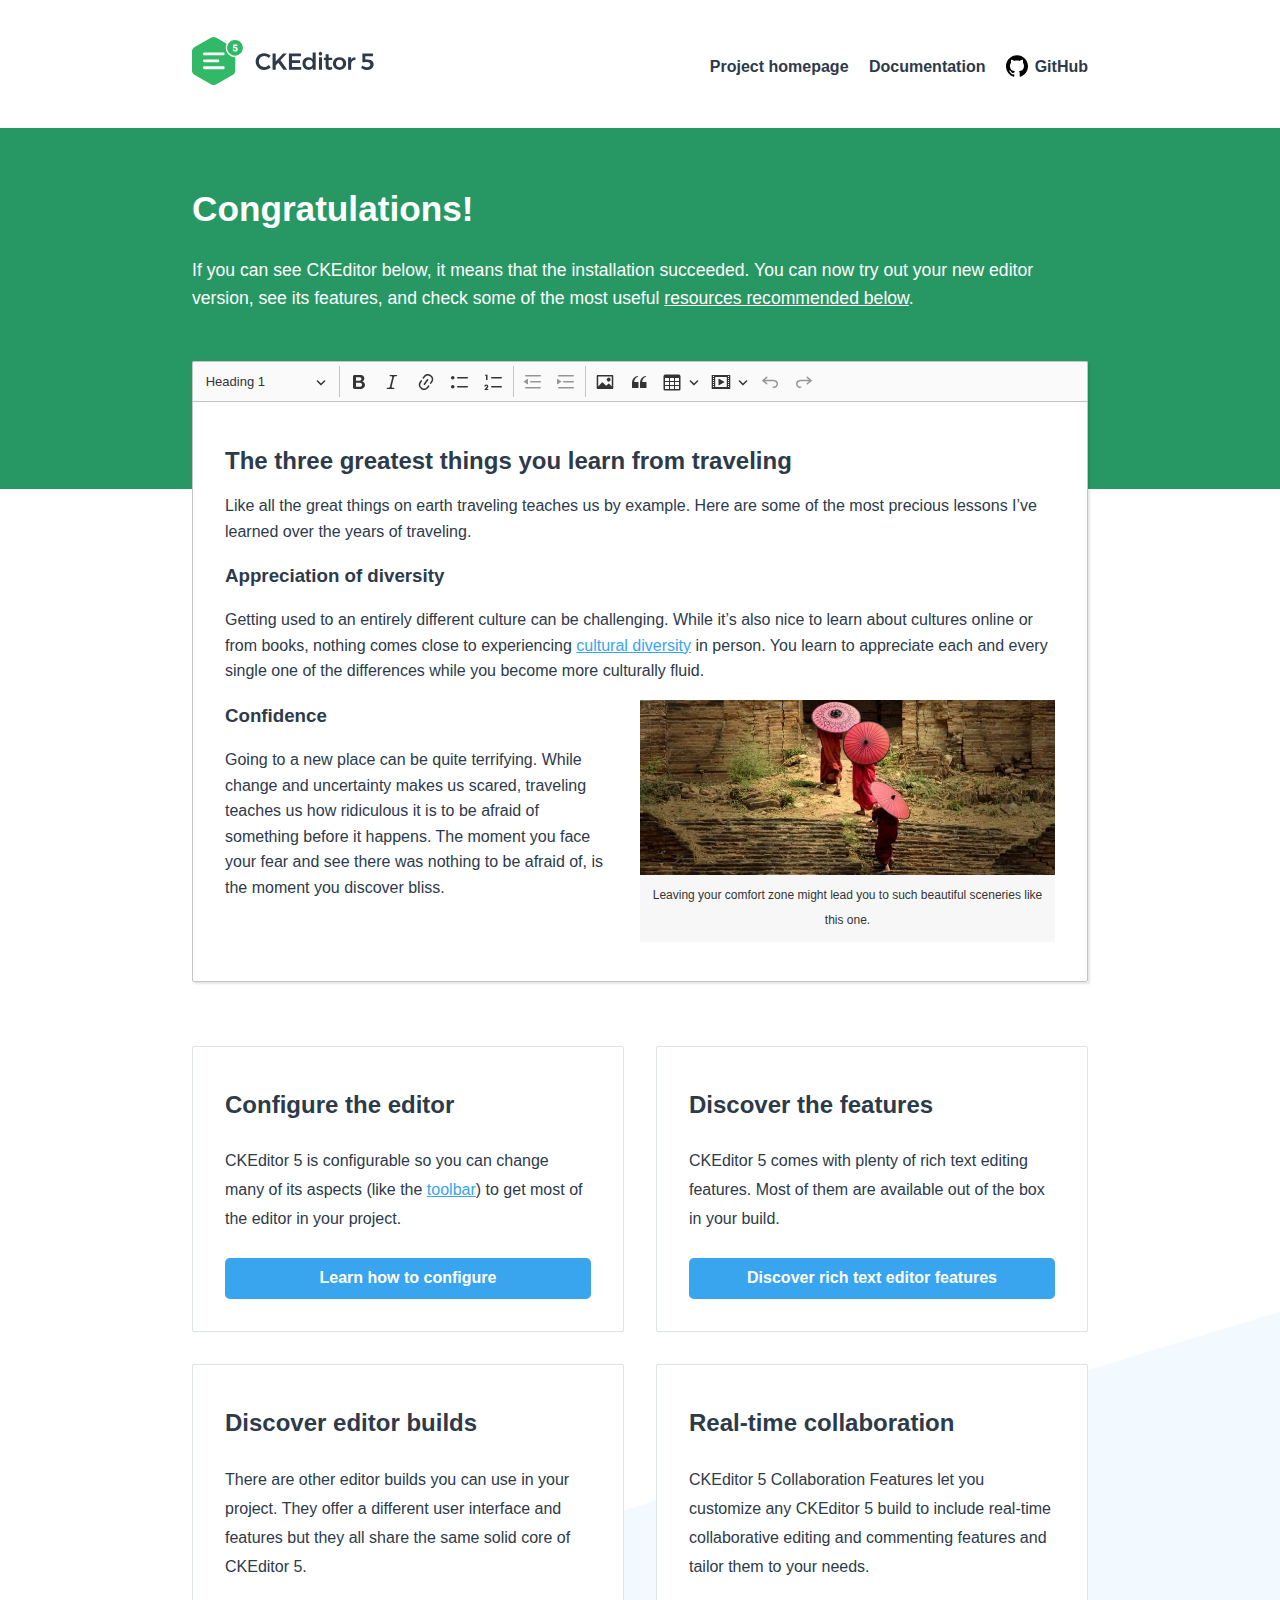
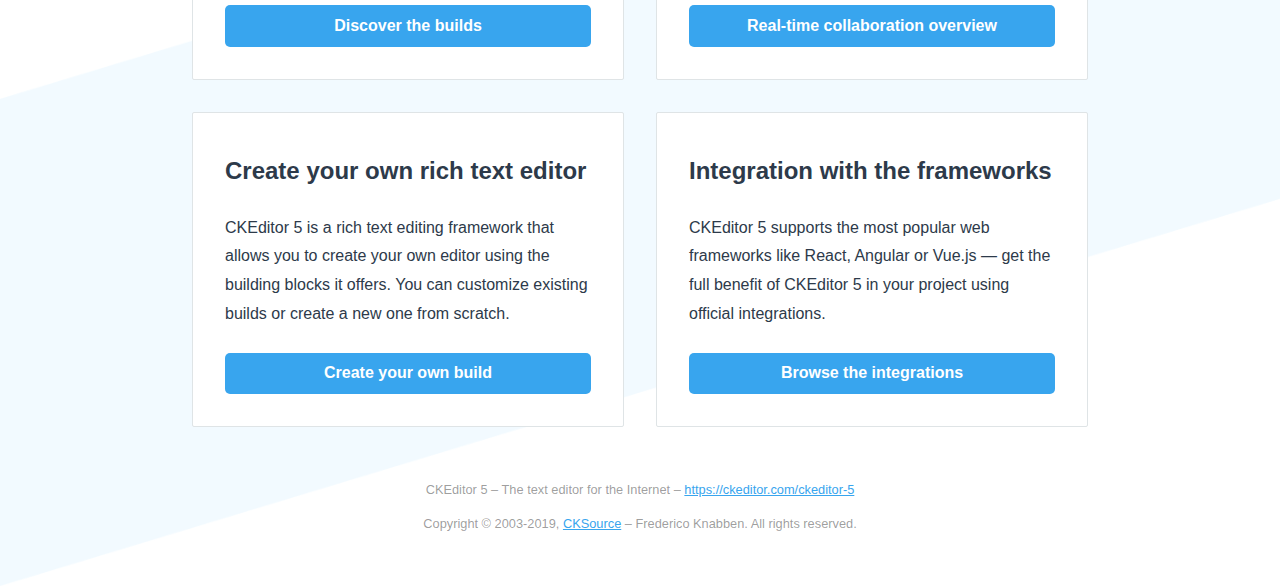
<file: src/main/resources/static/ckeditor5/index.html>
<!DOCTYPE html>
<!--
Copyright (c) 2003-2019, CKSource - Frederico Knabben. All rights reserved.
For licensing, see LICENSE.md or https://ckeditor.com/legal/ckeditor-oss-license
-->
<html lang="en">
<head>
	<meta charset="utf-8">
	<meta name="viewport" content="width=device-width, initial-scale=1.0, maximum-scale=1.0" />
	<link type="text/css" href="sample/css/sample.css" rel="stylesheet" media="screen" />
	<title>CKEditor 5 – classic editor build sample</title>
</head>
<body>

<header>
	<div class="centered">
		<h1><a href="https://ckeditor.com/ckeditor-5"><img src="sample/img/logo.svg" alt="WYSIWYG editor - CKEditor 5" /></a></h1>

		<input type="checkbox" id="menu-toggle" />
		<label for="menu-toggle"></label>
		  
		<nav>
			<ul>
				<li><a href="https://ckeditor.com/ckeditor-5">Project homepage</a></li>
				<li><a href="https://ckeditor.com/docs/">Documentation</a></li>
				<li><a href="https://github.com/ckeditor/ckeditor5">GitHub</a></li>
			</ul>
		</nav>
	</div>
</header>

<main>
	<div class="message">
		<div class="centered">
			<h1>Congratulations!</h1>

			<p>If you can see CKEditor below, it means that the installation succeeded. You can now try out your new editor version, see its features,
			and check some of the most useful <a href="#references">resources recommended below</a>.</p>
		</div>
	</div>
	<div class="centered">
		<div id="editor">
			<h2>The three greatest things you learn from traveling</h2>

			<p>Like all the great things on earth traveling teaches us by example. Here are some of the most precious lessons I’ve learned over the years of traveling.</p>

			<h3>Appreciation of diversity</h3>

			<p>Getting used to an entirely different culture can be challenging. While it’s also nice to learn about cultures online or from books, nothing comes close to experiencing <a href="https://en.wikipedia.org/wiki/Cultural_diversity">cultural diversity</a> in person. You learn to appreciate each and every single one of the differences while you become more culturally fluid.</p>

			<figure class="image image-style-side"><img src="sample/img/umbrellas.jpg" alt="Three Monks walking on ancient temple.">
				<figcaption>Leaving your comfort zone might lead you to such beautiful sceneries like this one.</figcaption>
			</figure>

			<h3>Confidence</h3>

			<p>Going to a new place can be quite terrifying. While change and uncertainty makes us scared, traveling teaches us how ridiculous it is to be afraid of something before it happens. The moment you face your fear and see there was nothing to be afraid of, is the moment you discover bliss.</p>
		</div>

		<div id="references">
			<section>
				<h2>Configure the editor</h2>
				<p>CKEditor 5 is configurable so you can change many of its aspects (like the <a href="https://ckeditor.com/docs/ckeditor5/latest/builds/guides/integration/configuration.html#toolbar-setup">toolbar</a>) to get most of the editor in your project.</p>
				<p><a href="https://ckeditor.com/docs/ckeditor5/latest/builds/guides/integration/configuration.html">Learn how to configure</a></p>
			</section>

			<section>
				<h2>Discover the features</h2>
				<p>CKEditor 5 comes with plenty of rich text editing features. Most of them are available out of the box in your build.</p>
				<p><a href="https://ckeditor.com/docs/ckeditor5/latest/features/index.html">Discover rich text editor features</a></p>				</section>

			<section>
				<h2>Discover editor builds</h2>
				<p>There are other editor builds you can use in your project. They offer a different user interface and features but they all share the same solid core of CKEditor 5.</p>
				<p><a href="https://ckeditor.com/docs/ckeditor5/latest/builds/guides/overview.html">Discover the builds</a></p>
			</section>

			<section>
				<h2>Real-time collaboration</h2>
				<p>CKEditor 5 Collaboration Features let you customize any CKEditor 5 build to include real-time collaborative editing and commenting features and tailor them to your needs.</p>
				<p><a href="https://ckeditor.com/docs/ckeditor5/latest/features/collaboration/collaboration.html">Real-time collaboration overview</a></p>
			</section>

			<section>
				<h2>Create your own rich text editor</h2>
				<p>CKEditor 5 is a rich text editing framework that allows you to create your own editor using the building blocks it offers. You can customize existing builds or create a new one from scratch.</p>
				<p><a href="https://ckeditor.com/docs/ckeditor5/latest/builds/guides/development/custom-builds.html">Create your own build</a></p>
			</section>

			<section>
				<h2>Integration with the frameworks</h2>
				<p>CKEditor 5 supports the most popular web frameworks like React, Angular or Vue.js &mdash; get the full benefit of CKEditor 5 in your project using official integrations.</p>
				<p><a href="https://ckeditor.com/docs/ckeditor5/latest/builds/guides/integration/frameworks/overview.html">Browse the integrations</a></p>
			</section>	
		</div>
	</div>
</main>

<footer>
	<div>
		<p>CKEditor 5 – The text editor for the Internet – <a href="https://ckeditor.com/ckeditor-5">https://ckeditor.com/ckeditor-5</a></p>
		<p>Copyright © 2003-2019, <a href="https://cksource.com/">CKSource</a> – Frederico Knabben. All rights reserved.</p>
	</div>
</footer>

<script src="ckeditor.js"></script>

<script>
	ClassicEditor
		.create( document.querySelector( '#editor' ), {
			// toolbar: [ 'heading', '|', 'bold', 'italic', 'link' ]
		} )
		.then( editor => {
			window.editor = editor;
		} )
		.catch( err => {
			console.error( err.stack );
		} );
</script>

</body>
</html>
</file>
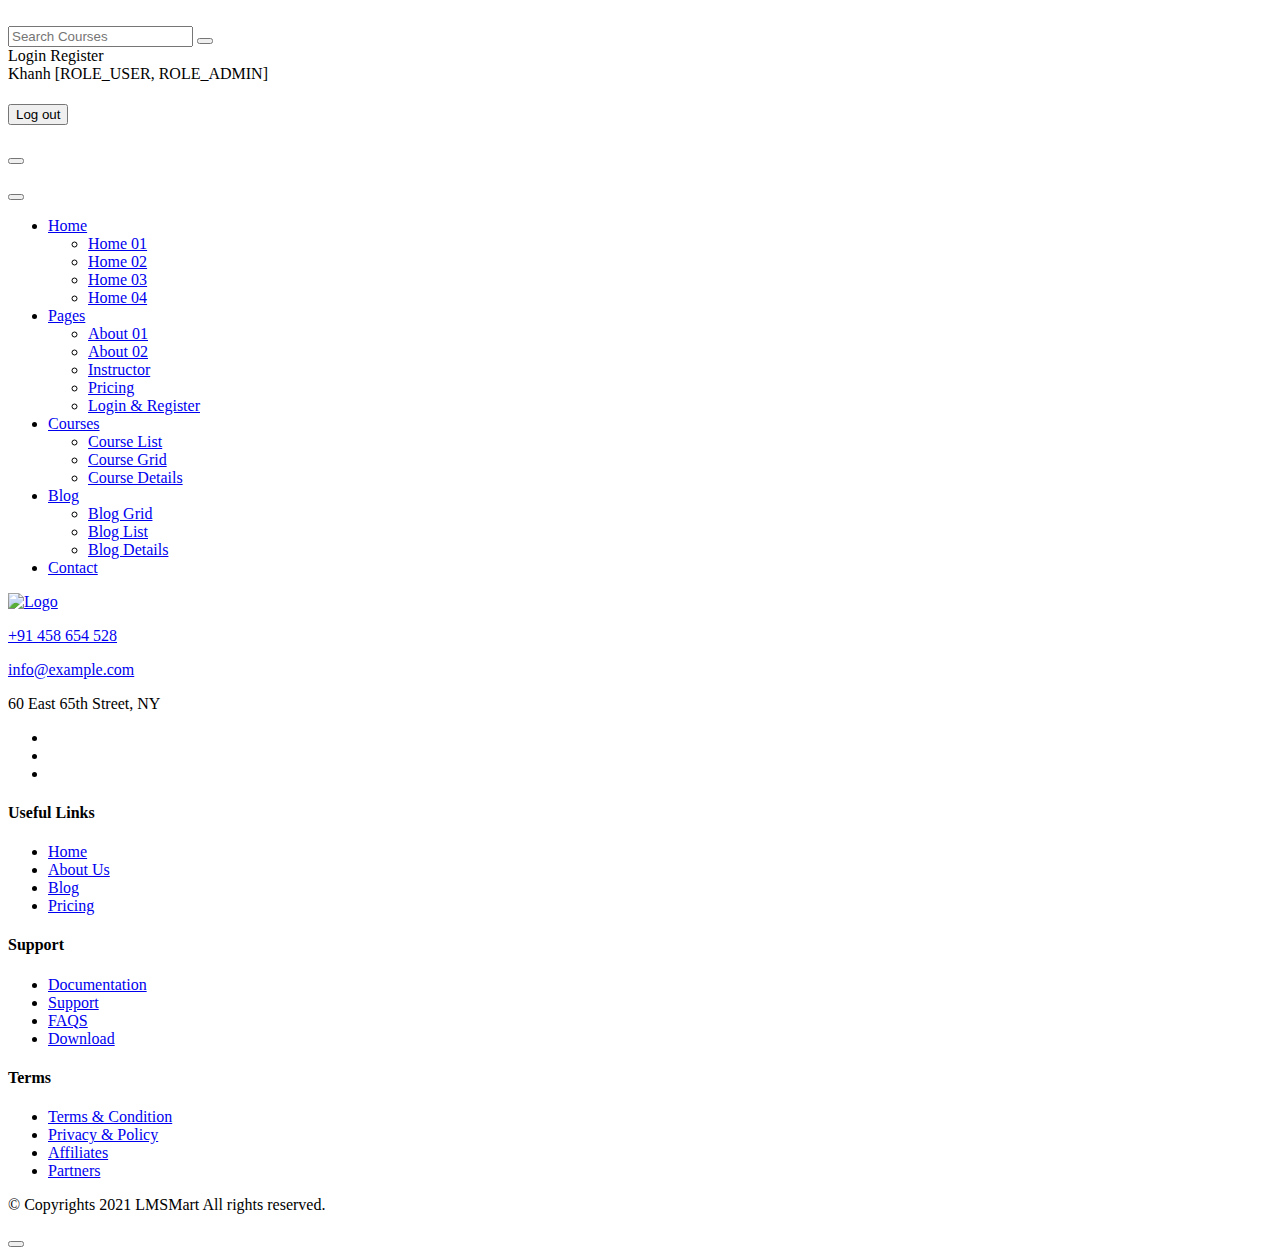
<file: src/main/resources/templates/_layout.html>
<!doctype html>
<html lang="vi"
      xmlns:layout="http://www.ultraq.net.nz/thymeleaf/layout"
      xmlns:sec="http://www.ultraq.net.nz/thymeleaf/security"
      xmlns:th="http://www.thymeleaf.org"
>
<head>
    <meta charset="utf-8">
    <title>Lmsmart - Education Bootstrap 5 Template</title>
    <meta content="noindex, follow" name="robots">
    <meta content="" name="description">
    <meta content="width=device-width, initial-scale=1, shrink-to-fit=no" name="viewport">
    <!-- Favicon -->
    <link rel="shortcut icon" th:href="@{~/images/favicon.png}" type="image/x-icon">

    <!-- CSS
    ============================================ -->

    <!-- Icon Font CSS -->
    <link rel="stylesheet" th:href="@{~/css/plugins/font-awesome.min.css}">
    <link rel="stylesheet" th:href="@{~/css/plugins/flaticon.css}">

    <!-- Plugins CSS -->
    <link rel="stylesheet" th:href="@{~/css/plugins/bootstrap.min.css}">
    <link rel="stylesheet" th:href="@{~/css/plugins/animate.min.css}">
    <link rel="stylesheet" th:href="@{~/css/plugins/swiper-bundle.min.css}">
    <link rel="stylesheet" th:href="@{~/css/plugins/nice-select2.css}">
    <link rel="stylesheet" th:href="@{~/css/plugins/jquery.powertip.min.css}">
    <link rel="stylesheet" th:href="@{~/css/plugins/glightbox.min.css}">

    <!-- Main Style CSS -->
    <!-- <link rel="stylesheet" th:href="@{~/css/style.css"> -->
    <link rel="stylesheet" th:href="@{~/css/style.min.css}">
</head>

<body>

<div class="main-wrapper">

    <!-- Header Start  -->
    <div class="header section" id="header">
        <div class="container">

            <!-- Header Wrapper Start  -->
            <div class="header-wrapper">

                <!-- Header Logo Start -->
                <div class="header-logo">
                    <a th:href="@{/}"><img alt="" th:src="@{~/images/logo.png}"></a>
                </div>
                <!-- Header Logo End -->

                <!-- Header Menu Start -->
                <div class="header-menu d-none d-lg-block">
                    <div layout:fragment="breadcrumb"></div>
<!--                    <ul class="main-menu">-->
<!--                        <li>-->
<!--                            <a class="active" th:href="@{/}">Home</a>-->
<!--&lt;!&ndash;                            <ul class="sub-menu">&ndash;&gt;-->
<!--&lt;!&ndash;                                <li><a class="active" href="index.html">Home 01</a></li>&ndash;&gt;-->
<!--&lt;!&ndash;                                <li><a href="index-2.html">Home 02</a></li>&ndash;&gt;-->
<!--&lt;!&ndash;                                <li><a href="index-3.html">Home 03</a></li>&ndash;&gt;-->
<!--&lt;!&ndash;                                <li><a href="index-4.html">Home 04</a></li>&ndash;&gt;-->
<!--&lt;!&ndash;                            </ul>&ndash;&gt;-->
<!--                        </li>-->
<!--                        <li sec:authorize="hasAnyAuthority('TEACHER', 'ADMIN')">-->
<!--                            <a th:href="@{/user}">Users</a>-->
<!--&lt;!&ndash;                            <ul class="sub-menu">&ndash;&gt;-->
<!--&lt;!&ndash;                                <li><a href="about.html">About 01</a></li>&ndash;&gt;-->
<!--&lt;!&ndash;                                <li><a href="about-2.html">About 02</a></li>&ndash;&gt;-->
<!--&lt;!&ndash;                                <li><a href="instructor.html">Instructor</a></li>&ndash;&gt;-->
<!--&lt;!&ndash;                                <li><a href="pricing.html">Pricing</a></li>&ndash;&gt;-->
<!--&lt;!&ndash;                                <li><a href="login-register.html">Login & Register</a></li>&ndash;&gt;-->
<!--&lt;!&ndash;                            </ul>&ndash;&gt;-->
<!--                        </li>-->
<!--                        <li>-->
<!--                            <a th:href="@{/classroom}">Classrooms</a>-->
<!--&lt;!&ndash;                            <ul class="sub-menu">&ndash;&gt;-->
<!--&lt;!&ndash;                                <li><a href="course-list.html">Course List</a></li>&ndash;&gt;-->
<!--&lt;!&ndash;                                <li><a href="course-grid.html">Course Grid</a></li>&ndash;&gt;-->
<!--&lt;!&ndash;                                <li><a href="course-details.html">Course Details</a></li>&ndash;&gt;-->
<!--&lt;!&ndash;                            </ul>&ndash;&gt;-->
<!--                        </li>-->
<!--                        <li><a th:href="@{/login}">Login</a>-->
<!--&lt;!&ndash;                            <ul class="sub-menu">&ndash;&gt;-->
<!--&lt;!&ndash;                                <li><a href="blog-grid.html">Blog Grid</a></li>&ndash;&gt;-->
<!--&lt;!&ndash;                                <li><a href="blog-list.html">Blog List</a></li>&ndash;&gt;-->
<!--&lt;!&ndash;                                <li><a href="blog-details.html">Blog Details</a></li>&ndash;&gt;-->
<!--&lt;!&ndash;                            </ul>&ndash;&gt;-->
<!--                        </li>-->
<!--                    </ul>-->
                </div>
                <!-- Header Menu End -->

                <!-- Header Meta Start -->
                <div class="header-meta">

                    <div class="header-search d-none d-lg-block">
                        <form action="#">
                            <input placeholder="Search Courses" type="text">
                            <button><i class="flaticon-loupe"></i></button>
                        </form>
                    </div>

                    <!--                    <div class="header-cart dropdown">-->
                    <!--                        <button class="cart-btn" data-bs-toggle="dropdown">-->
                    <!--                            <i class="flaticon-shopping-cart"></i>-->
                    <!--                            <span class="count">3</span>-->
                    <!--                        </button>-->
                    <!--                        <div class="dropdown-menu dropdown-cart">-->
                    <!--                            &lt;!&ndash; Cart Items Start &ndash;&gt;-->
                    <!--                            <div class="cart-items">-->
                    <!--                                &lt;!&ndash; Single Cart Item Start &ndash;&gt;-->
                    <!--                                <div class="single-cart-item">-->
                    <!--                                    <div class="item-image">-->
                    <!--                                        <img alt="Cart" th:src="@{~/images/shop-cart-1.jpg}">-->
                    <!--                                    </div>-->
                    <!--                                    <div class="item-content">-->
                    <!--                                        <h4 class="title"><a href="#">Smart Gear Watch</a></h4>-->
                    <!--                                        <span class="quantity"> 2 x $59.99 </span>-->
                    <!--                                    </div>-->
                    <!--                                    <button class="btn-close"></button>-->
                    <!--                                </div>-->
                    <!--                                &lt;!&ndash; Single Cart Item End &ndash;&gt;-->
                    <!--                                &lt;!&ndash; Single Cart Item Start &ndash;&gt;-->
                    <!--                                <div class="single-cart-item">-->
                    <!--                                    <div class="item-image">-->
                    <!--                                        <img alt="Cart" th:src="@{~/images/shop-cart-2.jpg}">-->
                    <!--                                    </div>-->
                    <!--                                    <div class="item-content">-->
                    <!--                                        <h4 class="title"><a href="#">Smart Gear Watch</a></h4>-->
                    <!--                                        <span class="quantity"> 2 x $59.99 </span>-->
                    <!--                                    </div>-->
                    <!--                                    <button class="btn-close"></button>-->
                    <!--                                </div>-->
                    <!--                                &lt;!&ndash; Single Cart Item End &ndash;&gt;-->
                    <!--                                &lt;!&ndash; Single Cart Item Start &ndash;&gt;-->
                    <!--                                <div class="single-cart-item">-->
                    <!--                                    <div class="item-image">-->
                    <!--                                        <img alt="Cart" th:src="@{~/images/shop-cart-3.jpg}">-->
                    <!--                                    </div>-->
                    <!--                                    <div class="item-content">-->
                    <!--                                        <h4 class="title"><a href="#">Smart Gear Watch</a></h4>-->
                    <!--                                        <span class="quantity"> 2 x $59.99 </span>-->
                    <!--                                    </div>-->
                    <!--                                    <button class="btn-close"></button>-->
                    <!--                                </div>-->
                    <!--                                &lt;!&ndash; Single Cart Item End &ndash;&gt;-->
                    <!--                            </div>-->
                    <!--                            &lt;!&ndash; Cart Items End &ndash;&gt;-->

                    <!--                            &lt;!&ndash; Cart Total Start &ndash;&gt;-->
                    <!--                            <div class="cart-total">-->
                    <!--                                <span class="label">Subtotal:</span>-->
                    <!--                                <span class="value">$229.95</span>-->
                    <!--                            </div>-->
                    <!--                            &lt;!&ndash; Cart Total End &ndash;&gt;-->

                    <!--                            &lt;!&ndash; Cart Button Start &ndash;&gt;-->
                    <!--                            <div class="cart-btns">-->
                    <!--                                <a class="btn btn-primary btn-hover-white" href="#">View Cart</a>-->
                    <!--                                <a class="btn btn-white btn-hover-primary" href="#">Checkout</a>-->
                    <!--                            </div>-->
                    <!--                            &lt;!&ndash; Cart Button End &ndash;&gt;-->
                    <!--                        </div>-->
                    <!--                    </div>-->

                    <div class="header-login d-none d-lg-flex">
                        <div sec:authorize="!isAuthenticated()">
                            <a class="link" th:href="@{/login}"><i class="fa fa-user-o"></i> Login</a>
                            <a class="link" th:href="@{/register}">Register</a>
                        </div>
                        <div sec:authorize="isAuthenticated()">
                            <span sec:authentication="name">Khanh</span>
                            <span sec:authentication="principal.authorities">[ROLE_USER, ROLE_ADMIN]</span>
                            <form method="post" th:action="@{/logout}">
                                <div class="section-title text-center">
                                    <h4 class="title">
                                        <button class="link" type="submit"><span>Log out</span></button>
                                    </h4>
                                </div>
                            </form>
                        </div>

                    </div>

                    <div class="header-toggle d-lg-none">
                        <button data-bs-target="#offcanvasMenu" data-bs-toggle="offcanvas">
                            <span></span>
                            <span></span>
                            <span></span>
                        </button>
                    </div>

                </div>
                <!-- Header Meta End -->

            </div>
            <!-- Header Wrapper End -->

        </div>
    </div>
    <!-- Header End -->

    <!-- Offcanvas Start -->
    <div class="offcanvas offcanvas-start" id="offcanvasMenu">

        <div class="offcanvas-header">
            <!-- Offcanvas Logo Start -->
            <div class="offcanvas-logo">
                <a href="index.html"><img alt="" th:src="@{~/images/logo.png}"></a>
            </div>
            <!-- Offcanvas Logo End -->
            <button class="btn-close" data-bs-dismiss="offcanvas"></button>
        </div>

        <div class="offcanvas-body">
            <div class="offcanvas-menu">
                <ul class="main-menu">
                    <li>
                        <a class="active" href="#">Home</a>
                        <ul class="sub-menu">
                            <li><a class="active" href="index.html">Home 01</a></li>
                            <li><a href="index-2.html">Home 02</a></li>
                            <li><a href="index-3.html">Home 03</a></li>
                            <li><a href="index-4.html">Home 04</a></li>
                        </ul>
                    </li>
                    <li>
                        <a href="#">Pages</a>
                        <ul class="sub-menu">
                            <li><a href="about.html">About 01</a></li>
                            <li><a href="about-2.html">About 02</a></li>
                            <li><a href="instructor.html">Instructor</a></li>
                            <li><a href="pricing.html">Pricing</a></li>
                            <li><a href="login-register.html">Login & Register</a></li>
                        </ul>
                    </li>
                    <li>
                        <a href="#">Courses</a>
                        <ul class="sub-menu">
                            <li><a href="course-list.html">Course List</a></li>
                            <li><a href="course-grid.html">Course Grid</a></li>
                            <li><a href="course-details.html">Course Details</a></li>
                        </ul>
                    </li>
                    <li><a href="#">Blog</a>
                        <ul class="sub-menu">
                            <li><a href="blog-grid.html">Blog Grid</a></li>
                            <li><a href="blog-list.html">Blog List</a></li>
                            <li><a href="blog-details.html">Blog Details</a></li>
                        </ul>
                    </li>
                    <li><a href="contact.html">Contact</a></li>
                </ul>
            </div>
        </div>

    </div>
    <!-- Offcanvas End -->

    <!--Start main body-->
    <div layout:fragment="main_body"></div>
    <!--End main body-->

    <!-- Footer Start -->
    <div class="footer-section section">
        <div class="container">

            <!-- Footer Widget Wrapper Start -->
            <div class="footer-widget-wrapper">
                <div class="row">
                    <div class="col-lg-3 col-sm-6">
                        <!-- Footer Widget Start -->
                        <div class="footer-widget">
                            <a class="footer-logo" href="index.html"><img alt="Logo" th:src="@{~/images/logo.png}"></a>

                            <div class="widget-info">
                                <p><i class="flaticon-phone-call"></i> <a href="tel:+91458654528">+91 458 654 528</a>
                                </p>
                                <p><i class="flaticon-placeholder"></i> <a href="mailto:info@example.com">info@example.com</a>
                                </p>
                                <p><i class="flaticon-open-mail"></i> <span>60 East 65th Street, NY</span></p>

                                <ul class="social">
                                    <li><a href="#"><i class="fa fa-facebook-f"></i></a></li>
                                    <li><a href="#"><i class="fa fa-twitter"></i></a></li>
                                    <li><a href="#"><i class="fa fa-linkedin"></i></a></li>
                                </ul>
                            </div>
                        </div>
                        <!-- Footer Widget End -->
                    </div>
                    <div class="col-lg-3 col-sm-6">
                        <!-- Footer Widget Start -->
                        <div class="footer-widget">
                            <h4 class="footer-widget-title">Useful Links</h4>

                            <div class="widget-link">
                                <ul class="link">
                                    <li><a href="index.html">Home</a></li>
                                    <li><a href="about.html">About Us</a></li>
                                    <li><a href="blog-grid.html">Blog</a></li>
                                    <li><a href="pricing.html">Pricing</a></li>
                                </ul>
                            </div>
                        </div>
                        <!-- Footer Widget End -->
                    </div>
                    <div class="col-lg-3 col-sm-6">
                        <!-- Footer Widget Start -->
                        <div class="footer-widget">
                            <h4 class="footer-widget-title">Support</h4>

                            <div class="widget-link">
                                <ul class="link">
                                    <li><a href="#">Documentation</a></li>
                                    <li><a href="#">Support</a></li>
                                    <li><a href="#">FAQS</a></li>
                                    <li><a href="#">Download</a></li>
                                </ul>
                            </div>
                        </div>
                        <!-- Footer Widget End -->
                    </div>
                    <div class="col-lg-3 col-sm-6">
                        <!-- Footer Widget Start -->
                        <div class="footer-widget">
                            <h4 class="footer-widget-title">Terms</h4>

                            <div class="widget-link">
                                <ul class="link">
                                    <li><a href="#">Terms & Condition</a></li>
                                    <li><a href="#">Privacy & Policy</a></li>
                                    <li><a href="#">Affiliates</a></li>
                                    <li><a href="#">Partners</a></li>
                                </ul>
                            </div>
                        </div>
                        <!-- Footer Widget End -->
                    </div>
                </div>
            </div>
            <!-- Footer Widget Wrapper End -->

            <!-- Footer Copyright End -->
            <div class="footer-copyright text-center">
                <p>&copy; Copyrights 2021 LMSMart All rights reserved. </p>
            </div>
            <!-- Footer Copyright End -->

        </div>
    </div>
    <!-- Footer End -->

    <!-- Back to Top End -->
    <button class="back-btn" id="backBtn"><i class="fa fa-angle-up"></i></button>
    <!-- Back to Top End -->

</div>

<!-- JS
============================================ -->

<!-- Jquery JS -->
<script th:src="@{~/js/vendor/jquery-3.6.0.min.js}"></script>
<script th:src="@{~/js/vendor/modernizr-3.11.7.min.js}"></script>

<!-- Bootstrap JS -->
<script th:src="@{~/js/plugins/popper.min.js}"></script>
<script th:src="@{~/js/plugins/bootstrap.min.js}"></script>

<!-- Plugins JS -->
<script th:src="@{~/js/plugins/swiper-bundle.min.js}"></script>
<script th:src="@{~/js/plugins/nice-select2.js}"></script>
<script th:src="@{~/js/plugins/jquery.powertip.min.js}"></script>
<script th:src="@{~/js/plugins/glightbox.min.js}"></script>

<!-- Main JS -->
<script th:src="@{~/js/main.js}"></script>

<!-- Google Map js -->
<!--<script th:src="@{..maps/api/js?key="></script>-->
<script th:src="@{~/js/map-script.js}"></script>
<div layout:fragment="script-block"></div>
</body>

</html>
</file>
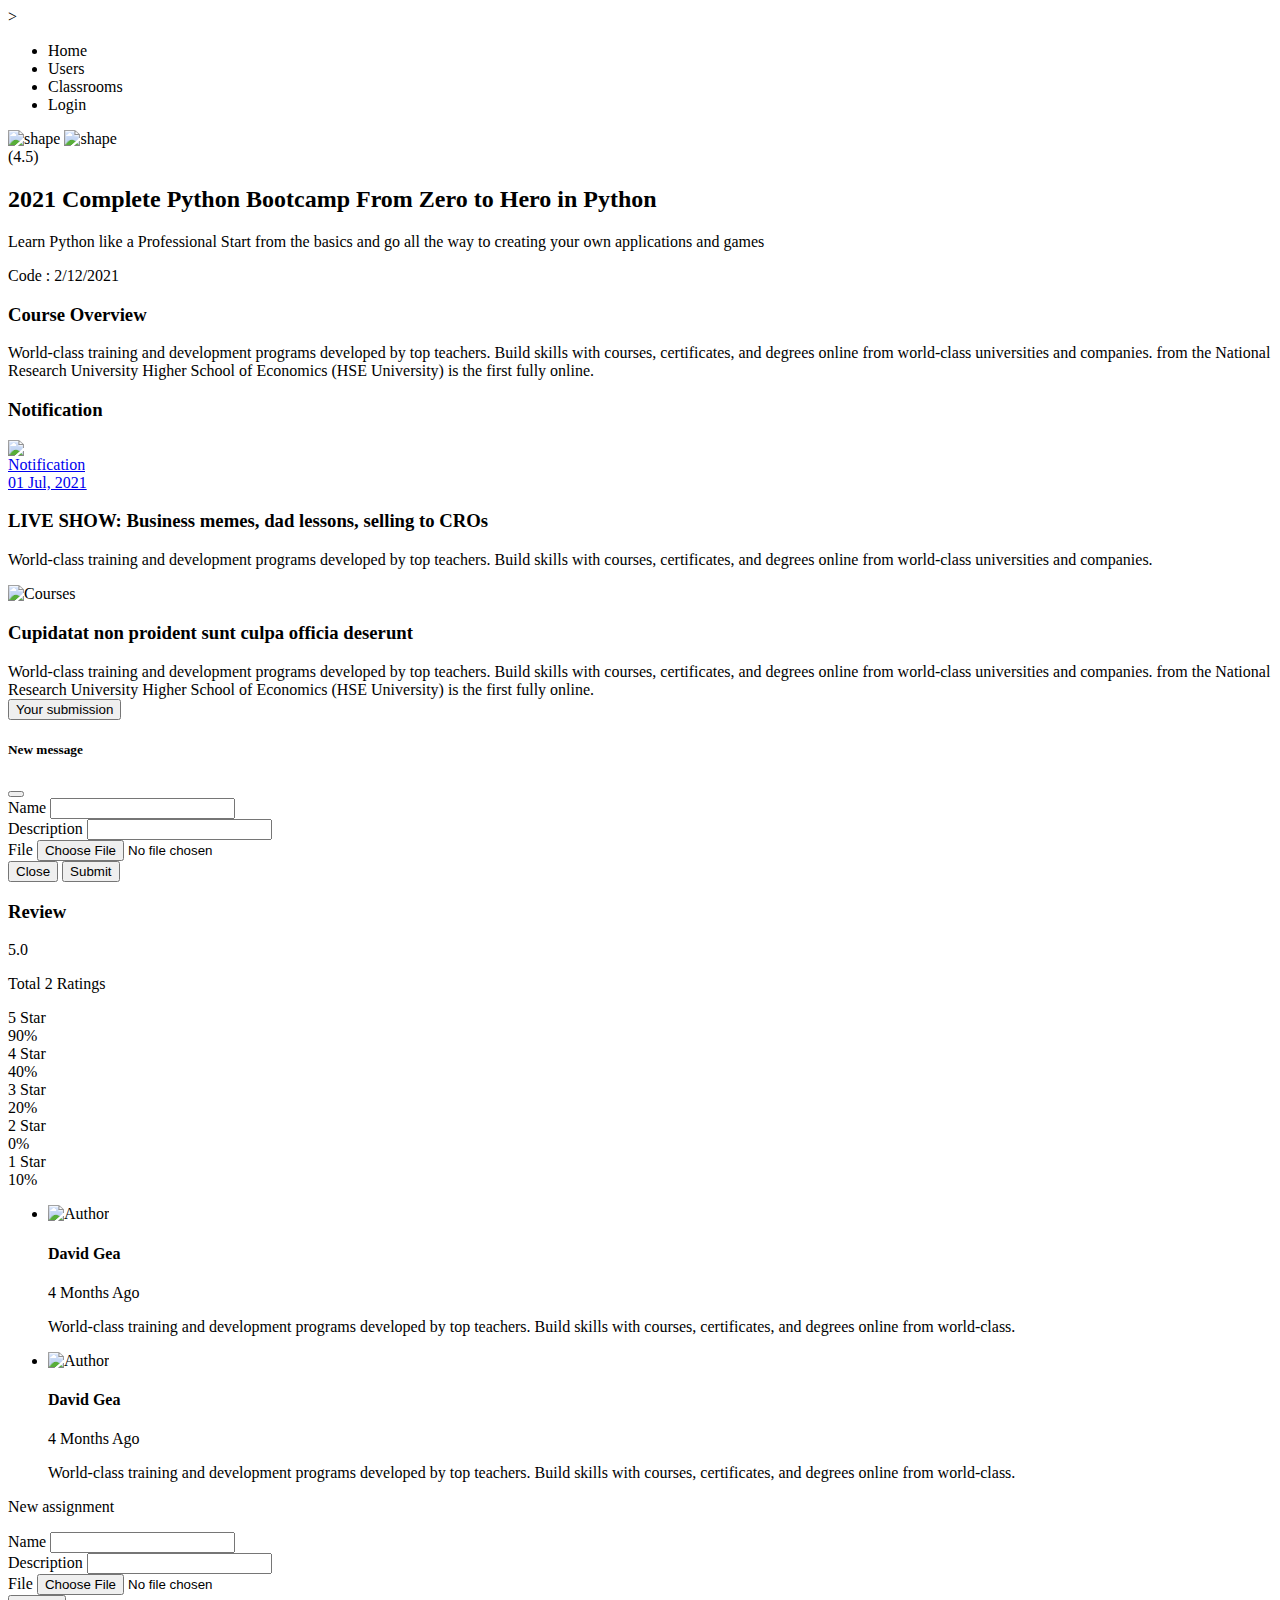
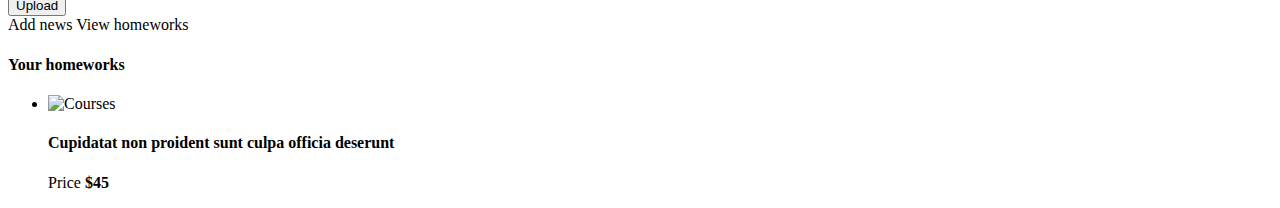
<file: src/main/resources/templates/course-details.html>
<!doctype html>
<html lang="vi"
      layout:decorate="_layout"
      xmlns:layout="http://www.ultraq.net.nz/thymeleaf/layout"
      xmlns:th="http://www.thymeleaf.org" xmlns:sec="http://www.w3.org/1999/xhtml">
>
<head>

</head>

<body>

<div layout:fragment="breadcrumb">
    <ul class="main-menu">
        <li>
            <a th:href="@{/}">Home</a>
            <!--                            <ul class="sub-menu">-->
            <!--                                <li><a class="active" href="index.html">Home 01</a></li>-->
            <!--                                <li><a href="index-2.html">Home 02</a></li>-->
            <!--                                <li><a href="index-3.html">Home 03</a></li>-->
            <!--                                <li><a href="index-4.html">Home 04</a></li>-->
            <!--                            </ul>-->
        </li>
        <li sec:authorize="hasAnyAuthority('TEACHER', 'STUDENT')">
            <a th:href="@{/user}">Users</a>
            <!--                            <ul class="sub-menu">-->
            <!--                                <li><a href="about.html">About 01</a></li>-->
            <!--                                <li><a href="about-2.html">About 02</a></li>-->
            <!--                                <li><a href="instructor.html">Instructor</a></li>-->
            <!--                                <li><a href="pricing.html">Pricing</a></li>-->
            <!--                                <li><a href="login-register.html">Login & Register</a></li>-->
            <!--                            </ul>-->
        </li>
        <li sec:authorize="hasAnyAuthority('TEACHER', 'STUDENT')">
            <a class="active" th:href="@{/classroom}">Classrooms</a>
            <!--                            <ul class="sub-menu">-->
            <!--                                <li><a href="course-list.html">Course List</a></li>-->
            <!--                                <li><a href="course-grid.html">Course Grid</a></li>-->
            <!--                                <li><a href="course-details.html">Course Details</a></li>-->
            <!--                            </ul>-->
        </li>
        <li><a th:href="@{/login}">Login</a>
            <!--                            <ul class="sub-menu">-->
            <!--                                <li><a href="blog-grid.html">Blog Grid</a></li>-->
            <!--                                <li><a href="blog-list.html">Blog List</a></li>-->
            <!--                                <li><a href="blog-details.html">Blog Details</a></li>-->
            <!--                            </ul>-->
        </li>
    </ul>
</div>
<div class="main-wrapper" layout:fragment="main_body">
    <!-- Page Banner Start -->
    <div class="section page-banner-section bg-color-1">
        <img alt="shape" class="shape-4" th:src="@{/images/shape/shape-21.png}">
        <img alt="shape" class="shape-5" th:src="@{/images/shape/shape-21.png}">
        <div class="container">
            <!-- Course Details Banner Content Start -->
            <div class="course-details-banner-content">
                <div class="rating">
                    <div class="rating-star">
                        <div class="rating-active" style="width: 60%;"></div>
                    </div>
                    <span>(4.5)</span>
                </div>


                <h2 class="title" th:text="${classroomDetails.getNameClass()}">2021 Complete Python Bootcamp From Zero
                    to Hero in Python </h2>

                <p th:text="${classroomDetails.getDescriptionClass()}">Learn Python like a Professional Start from the
                    basics and go all the way to creating your own
                    applications and games </p>

                <div class="course-details-meta">
                    <!--                    <div class="meta-action">-->
                    <!--                        <div class="meta-author">-->
                    <!--                            <img alt="Author" th:src="@{/images/author-1.jpg}">-->
                    <!--                        </div>-->
                    <!--                        <div class="meta-name">-->
                    <!--                            <h5 class="name">Adam Helen</h5>-->
                    <!--                        </div>-->
                    <!--                    </div>-->


                    <div class="meta-action">
                        <p class="label">Code : <span th:text="${classroomDetails.getCodeClass()}">2/12/2021</span></p>
                    </div>
                </div>
            </div>
            <!-- Course Details Banner Content End -->
        </div>
    </div>
    <!-- Page Banner End -->

    <!-- Course List Start -->
    <div class="section section-padding">
        <div class="container">

            <div class="row justify-content-between">
                <div class="col-xl-7 col-lg-8">

                    <!-- Course Details Wrapper Start -->
                    <div class="course-details-wrapper">

                        <!-- Course Overview Start -->
                        <div class="course-overview">
                            <h3 class="title">Course Overview</h3>
                            <p>World-class training and development programs developed by top teachers. Build skills
                                with courses, certificates, and degrees online from world-class universities and
                                companies. from the National Research University Higher School of Economics (HSE
                                University) is the first fully online.</p>
                        </div>


                        <!-- Course Overview End -->
                        <!-- Start news-->
                        <h3 class="title">Notification</h3>
                        <div class="course-learn-list" th:each="news: ${newsInClass}">
                            <div class="blog-image" style="width: 50px">
                                <a href="#"><img th:src="@{/images/notification-flat.png}" alt="Notification"></a>
                            </div>
                            <div class="blog-content">
                                <div class="meta">
                                    <a href="#" th:text="${news.getTimestamp()}"><i class="fa fa-calendar-o"></i> 01
                                        Jul, 2021</a>
                                </div>
                                <a th:href="@{'/news-details?newsId=' + ${news.getId()}}"><h3 class="title" th:text="${news.getTitle()}">LIVE SHOW:
                                    Business memes, dad lessons, selling to CROs</h3></a>
                                <p th:text="${news.getContent()}">World-class training and development programs
                                    developed by top teachers. Build skills with courses, certificates, and degrees
                                    online from world-class universities and companies.</p>
                            </div>
                        </div>
                        <!--End news-->
                        <div class="course-learn-list" th:each="homework: ${homeworkTeacherList}">
                            <div class="sidebar-course-item">
                                <div class="item-image">
                                    <a th:href="@{'/homework_list/download?id=' + ${homework.id}}"><img alt="Courses"
                                                                                                        th:src="@{/images/homework.png}"></a>
                                </div>
                            </div>

                            <div class="item-content">
                                <h3 class="title"><a th:href="@{'/homework_list/download?id=' + ${homework.id}}"
                                                     th:text="${homework.getName() == null ? 'Untitled homework' : homework.getName()}">Cupidatat
                                    non proident sunt
                                    culpa officia deserunt</a> <i class="fa fa-download"></i></h3>
                                <span th:text="${homework.getDescription()}">World-class training and development programs
                                    developed by top teachers. Build skills
                                    with courses, certificates, and degrees online from world-class universities and
                                    companies. from the National Research University Higher School of Economics (HSE
                                    University) is the first fully online.</span>
                            </div>


                            <div class="course-collapse-btn">
                                <button class="btn collapsed" data-bs-target="#upload-homework"
                                        data-bs-toggle="modal"
                                        data-bs-whatever="create-classroom" type="button">
                                    <i class="fa fa-pencil-square-o"></i>
                                    Your submission
                                </button>
                            </div>

                            <!--                            Start modal form-->
                            <div aria-hidden="true" aria-labelledby="exampleModalLabel" class="modal fade"
                                 id="upload-homework"
                                 tabindex="-1">
                                <div class="modal-dialog">
                                    <div class="modal-content">
                                        <div class="modal-header">
                                            <h5 class="modal-title" id="exampleModalLabel">New message</h5>
                                            <button aria-label="Close" class="btn-close" data-bs-dismiss="modal"
                                                    type="button"></button>
                                        </div>
                                        <div class="modal-body">
                                            <form enctype="multipart/form-data" th:method="post"
                                                  th:action="@{/classroom}"
                                                  th:object="${homeworkObj}">
                                                <input name="classroomId" th:value="${classroomId}" type="hidden">
                                                <div class="mb-3">
                                                    <input class="form-control" id="homeworkCode"
                                                           name="parentHomework" th:value="${homework.getId()}"
                                                           type="hidden">
                                                </div>
                                                <div class="mb-3">
                                                    <label class="col-form-label" for="homeworkName">Name</label>
                                                    <input class="form-control" id="homeworkName" required
                                                           th:field="*{name}" type="text">
                                                </div>
                                                <div class="mb-3">
                                                    <label class="col-form-label"
                                                           for="homeworkDescription">Description</label>
                                                    <input class="form-control" id="homeworkDescription" required
                                                           th:field="*{description}" type="text">
                                                </div>
                                                <div class="mb-3">
                                                    <label class="col-form-label" for="homeworkDescription">File</label>
                                                    <input class="form-control" id="formFile" name="file" type="file">
                                                </div>
                                                <div class="modal-footer">
                                                    <button class="btn btn-secondary" data-bs-dismiss="modal"
                                                            type="button">
                                                        Close
                                                    </button>
                                                    <button class="btn btn-primary" type="submit">Submit</button>
                                                </div>
                                            </form>
                                        </div>

                                    </div>
                                </div>
                            </div>
                            <!--                            End modal form-->
                        </div>

                        <!-- Course Learn List Start -->
                        <!--                        <div class="course-learn-list">-->
                        <!--                            <h3 class="title">What you will learn</h3>-->
                        <!--                            <ul>-->
                        <!--                                <li>Become a UX designer.</li>-->
                        <!--                                <li>Become a UX designer.</li>-->
                        <!--                                <li>You will be able to add UX designer to your CV</li>-->
                        <!--                                <li>You will be able to add UX designer to your CV</li>-->
                        <!--                                <li>Build & test a full website design.</li>-->
                        <!--                                <li>Build & test a full website design.</li>-->
                        <!--                            </ul>-->
                        <!--                        </div>-->
                        <!-- Course Learn List End -->

                        <!-- Course Lessons Start -->
                        <!--                        <div class="course-lessons">-->

                        <!--                            <div class="lessons-top">-->
                        <!--                                <h3 class="title">Course Content</h3>-->
                        <!--                                <div class="lessons-time">-->
                        <!--                                    <span>10 Lessons</span>-->
                        <!--                                    <span>6h 40m</span>-->
                        <!--                                </div>-->
                        <!--                            </div>-->

                        <!--                            &lt;!&ndash; Course Accordion Start &ndash;&gt;-->
                        <!--                            <div class="course-accordion accordion" id="accordionCourse">-->
                        <!--                                <div class="accordion-item">-->
                        <!--                                    <button data-bs-target="#collapseOne" data-bs-toggle="collapse">Introduction-->
                        <!--                                    </button>-->
                        <!--                                    <div class="accordion-collapse collapse show" data-bs-parent="#accordionCourse"-->
                        <!--                                         id="collapseOne">-->
                        <!--                                        <div class="accordion-body">-->
                        <!--                                            <ul class="lessons-list">-->
                        <!--                                                <li><a href=""><i class="fa fa-play-circle"></i> Greetings and-->
                        <!--                                                    Introductions <span>5:00</span></a></li>-->
                        <!--                                                <li><a href=""><i class="fa fa-play-circle"></i> 5 Business English-->
                        <!--                                                    Phrasal Verbs <span>3:17</span></a></li>-->
                        <!--                                                <li><a href=""><i class="fa fa-question-circle"></i> Quizz 1 : How to-->
                        <!--                                                    start?</a></li>-->
                        <!--                                            </ul>-->
                        <!--                                        </div>-->
                        <!--                                    </div>-->
                        <!--                                </div>-->

                        <!--                                <div class="accordion-item">-->
                        <!--                                    <button class="collapsed" data-bs-target="#collapseTwo" data-bs-toggle="collapse">-->
                        <!--                                        Analysis-->
                        <!--                                    </button>-->
                        <!--                                    <div class="accordion-collapse collapse" data-bs-parent="#accordionCourse"-->
                        <!--                                         id="collapseTwo">-->
                        <!--                                        <div class="accordion-body">-->
                        <!--                                            <ul class="lessons-list">-->
                        <!--                                                <li><a href=""><i class="fa fa-play-circle"></i> Greetings and-->
                        <!--                                                    Introductions <span>5:00</span></a></li>-->
                        <!--                                                <li><a href=""><i class="fa fa-play-circle"></i> 5 Business English-->
                        <!--                                                    Phrasal Verbs <span>3:17</span></a></li>-->
                        <!--                                                <li><a href=""><i class="fa fa-question-circle"></i> Quizz 1 : How to-->
                        <!--                                                    start?</a></li>-->
                        <!--                                            </ul>-->
                        <!--                                        </div>-->
                        <!--                                    </div>-->
                        <!--                                </div>-->

                        <!--                                <div class="accordion-item">-->
                        <!--                                    <button class="collapsed" data-bs-target="#collapseThree" data-bs-toggle="collapse">-->
                        <!--                                        Practical-->
                        <!--                                    </button>-->
                        <!--                                    <div class="accordion-collapse collapse" data-bs-parent="#accordionCourse"-->
                        <!--                                         id="collapseThree">-->
                        <!--                                        <div class="accordion-body">-->
                        <!--                                            <ul class="lessons-list">-->
                        <!--                                                <li><a href=""><i class="fa fa-play-circle"></i> Greetings and-->
                        <!--                                                    Introductions <span>5:00</span></a></li>-->
                        <!--                                                <li><a href=""><i class="fa fa-play-circle"></i> 5 Business English-->
                        <!--                                                    Phrasal Verbs <span>3:17</span></a></li>-->
                        <!--                                                <li><a href=""><i class="fa fa-question-circle"></i> Quizz 1 : How to-->
                        <!--                                                    start?</a></li>-->
                        <!--                                            </ul>-->
                        <!--                                        </div>-->
                        <!--                                    </div>-->
                        <!--                                </div>-->
                        <!--                            </div>-->
                        <!--                            &lt;!&ndash; Course Accordion End &ndash;&gt;-->

                        <!--                        </div>-->
                        <!-- Course Lessons End -->

                        <!-- Course Instructor Start -->
                        <!--                        <div class="course-instructor">-->
                        <!--                            <h3 class="title">Course Instructor</h3>-->

                        <!--                            <div class="instructor-profile">-->
                        <!--                                <div class="profile-images">-->
                        <!--                                    <img alt="author" th:src="@{/images/author-7.jpg}">-->
                        <!--                                </div>-->
                        <!--                                <div class="profile-content">-->
                        <!--                                    <h5 class="name">Alena Hedge</h5>-->

                        <!--                                    <div class="profile-meta">-->
                        <!--                                        <div class="rating">-->
                        <!--                                            <div class="rating-star">-->
                        <!--                                                <div class="rating-active" style="width: 60%;"></div>-->
                        <!--                                            </div>-->
                        <!--                                            <span>(4.5)</span>-->
                        <!--                                        </div>-->
                        <!--                                        <span class="meta-action"><i class="fa fa-play-circle"></i> 10 Tutorials</span>-->
                        <!--                                        <span class="meta-action"><i class="fa fa-user-o"></i> 134 Students</span>-->
                        <!--                                    </div>-->

                        <!--                                    <p>World-class training and development programs developed by top teachers. Build-->
                        <!--                                        skills with courses, certificates, and degrees online from world-class-->
                        <!--                                        universities </p>-->

                        <!--                                </div>-->
                        <!--                            </div>-->
                        <!--                        </div>-->

                        <!-- Course Instructor End -->

                        <!-- Course Review Start -->
                        <div class="course-review">
                            <h3 class="title">Review</h3>

                            <!-- Review Rating Start -->
                            <div class="review-rating">

                                <div class="rating-box">
                                    <span class="count">5.0</span>
                                    <div class="rating-star">
                                        <div class="rating-active" style="width: 60%;"></div>
                                    </div>
                                    <p>Total 2 Ratings</p>
                                </div>
                                <div class="rating-percentage">

                                    <!-- Course Review Start -->
                                    <div class="single-rating-percentage">
                                        <span class="label">5 Star</span>
                                        <div class="rating-line">
                                            <div class="line-bar" style="width: 90%;"></div>
                                        </div>
                                        <span class="label">90%</span>
                                    </div>
                                    <!-- Course Review End -->

                                    <!-- Course Review Start -->
                                    <div class="single-rating-percentage">
                                        <span class="label">4 Star</span>
                                        <div class="rating-line">
                                            <div class="line-bar" style="width: 40%;"></div>
                                        </div>
                                        <span class="label">40%</span>
                                    </div>
                                    <!-- Course Review End -->

                                    <!-- Course Review Start -->
                                    <div class="single-rating-percentage">
                                        <span class="label">3 Star</span>
                                        <div class="rating-line">
                                            <div class="line-bar" style="width: 20%;"></div>
                                        </div>
                                        <span class="label">20%</span>
                                    </div>
                                    <!-- Course Review End -->

                                    <!-- Course Review Start -->
                                    <div class="single-rating-percentage">
                                        <span class="label">2 Star</span>
                                        <div class="rating-line">
                                            <div class="line-bar" style="width: 0%;"></div>
                                        </div>
                                        <span class="label">0%</span>
                                    </div>
                                    <!-- Course Review End -->

                                    <!-- Course Review Start -->
                                    <div class="single-rating-percentage">
                                        <span class="label">1 Star</span>
                                        <div class="rating-line">
                                            <div class="line-bar" style="width: 10%;"></div>
                                        </div>
                                        <span class="label">10%</span>
                                    </div>
                                    <!-- Course Review End -->

                                </div>

                            </div>
                            <!-- Review Rating End -->

                            <!-- Review Items Start -->
                            <div class="review-items">
                                <ul>
                                    <li>
                                        <!-- Single Review Start -->
                                        <div class="single-review">
                                            <div class="review-author">
                                                <img alt="Author" th:src="@{/images/author-1.jpg}">
                                            </div>
                                            <div class="review-content">
                                                <div class="review-top">
                                                    <h4 class="name">David Gea</h4>
                                                    <div class="rating-star">
                                                        <div class="rating-active" style="width: 60%;"></div>
                                                    </div>
                                                    <span class="date">4 Months Ago</span>
                                                </div>
                                                <p>World-class training and development programs developed by top
                                                    teachers. Build skills with courses, certificates, and degrees
                                                    online from world-class.</p>
                                            </div>
                                        </div>
                                        <!-- Single Review End -->
                                    </li>
                                    <li>
                                        <!-- Single Review Start -->
                                        <div class="single-review">
                                            <div class="review-author">
                                                <img alt="Author" th:src="@{/images/author-3.jpg}">
                                            </div>
                                            <div class="review-content">
                                                <div class="review-top">
                                                    <h4 class="name">David Gea</h4>
                                                    <div class="rating-star">
                                                        <div class="rating-active" style="width: 60%;"></div>
                                                    </div>
                                                    <span class="date">4 Months Ago</span>
                                                </div>
                                                <p>World-class training and development programs developed by top
                                                    teachers. Build skills with courses, certificates, and degrees
                                                    online from world-class.</p>
                                            </div>
                                        </div>
                                        <!-- Single Review End -->
                                    </li>
                                </ul>
                            </div>
                            <!-- Review Items End -->

                        </div>
                        <!-- Course Review End -->

                    </div>
                    <!-- Course Details Wrapper End -->

                </div>

                <div class="col-lg-4">
                    <!-- Sidebar Wrapper Start -->
                    <div class="sidebar-details-wrap">
                        <!-- Sidebar Details Video Description Start -->
                        <div class="sidebar-details-video-description" sec:authorize="hasAuthority('TEACHER')">
                            <div class="sidebar-description">
                                <div class="price">
                                    <span class="sale-price">New assignment</span>
                                </div>
                                <p class="alert alert-success" role="alert" th:if="${success}" th:text="${success}"></p>
                                <p class="alert alert-danger" role="alert" th:if="${error}" th:text="${error}"></p>
                                <div>
                                    <form enctype="multipart/form-data" method="post"
                                          th:action="@{/classroom}"
                                          th:object="${homeworkObj}">
                                        <input name="classroomId" th:value="${classroomId}" type="hidden">
                                        <div class="mb-3">
                                            <label class="col-form-label" for="homeworkName2">Name</label>
                                            <input class="form-control" id="homeworkName2" required
                                                   th:field="*{name}" type="text">
                                        </div>
                                        <div class="mb-3">
                                            <label class="col-form-label" for="homeworkDescription2">Description</label>
                                            <input class="form-control" id="homeworkDescription2" required
                                                   th:field="*{description}" type="text">
                                        </div>
                                        <div class="mb-3">
                                            <label class="col-form-label" for="formFile2">File</label>
                                            <input class="form-control" id="formFile2" name="file" type="file">
                                        </div>
                                        <button class="btn btn-warning btn-hover-heading-color w-100" type="submit">
                                            Upload
                                        </button>
                                    </form>
                                </div>
                                <!--                                <ul class="description-list">-->
                                <!--                                    <li><i class="fa fa-clock-o"></i> Duration <span>52 mins</span></li>-->
                                <!--                                    <li><i class="fa fa-sliders"></i> Level <span>Expert</span></li>-->
                                <!--                                    <li><i class="fa fa-file-o"></i> Lectures <span>4 Lectures</span></li>-->
                                <!--                                    <li><i class="fa fa-language"></i> Language <span>English</span></li>-->
                                <!--                                    <li><i class="fa fa-user-o"></i> Enrolled <span>4 Enrolled</span></li>-->
                                <!--                                </ul>-->
                                <a class="btn btn-outline-primary w-100"
                                   th:href="@{'/news?classroomId=' + ${classroomId}}">Add news</a>
                                <a class="btn btn-outline-primary w-100"

                                   th:href="@{'/homework?classroomId=' + ${classroomId}}"
                                   sec:authorize="hasAuthority('TEACHER')">View homeworks</a>

                            </div>
                        </div>
                        <!-- Sidebar Details Video Description End -->

                        <!-- Sidebar Course Start -->
                        <div class="sidebar-details-course">
                            <h4 class="sidebar-details-title">Your homeworks</h4>

                            <ul class="sidebar-details-courses">
                                <li th:each="homework: ${homeworkList}">
                                    <!-- Single Course Start -->
                                    <div class="sidebar-course-item">
                                        <div class="item-image">
                                            <a th:href="@{'/homework_list/download?id=' + ${homework.id}}"><img
                                                    alt="Courses"
                                                    th:src="@{/images/homework.png}"></a>
                                        </div>
                                        <div class="item-content">
                                            <h4><a
                                                    th:href="@{'/homework_list/download?id=' + ${homework.id}}"
                                                    th:text="${homework.getName() == null ? 'Untitled homework' : homework.getName()}">Cupidatat
                                                non proident sunt
                                                culpa officia deserunt</a> <i class="fa fa-download"></i></h4>

                                            <h5 th:text="|Point: ${homework.getScore() == null ? 'Not graded yet' : homework.getScore() }|"
                                                style="color: green"></h5>

                                            <span class="price" th:text="${homework.getDescription()}">Price  <strong>$45</strong></span>
                                        </div>
                                    </div>
                                    <!-- Single Course End -->
                                </li>
                            </ul>
                        </div>
                        <!-- Sidebar Course End -->

                    </div>
                    <!-- Sidebar Wrapper End -->
                </div>
            </div>


        </div>
    </div>
    <!-- Course List End -->

</div>
</body>

</html>
</file>
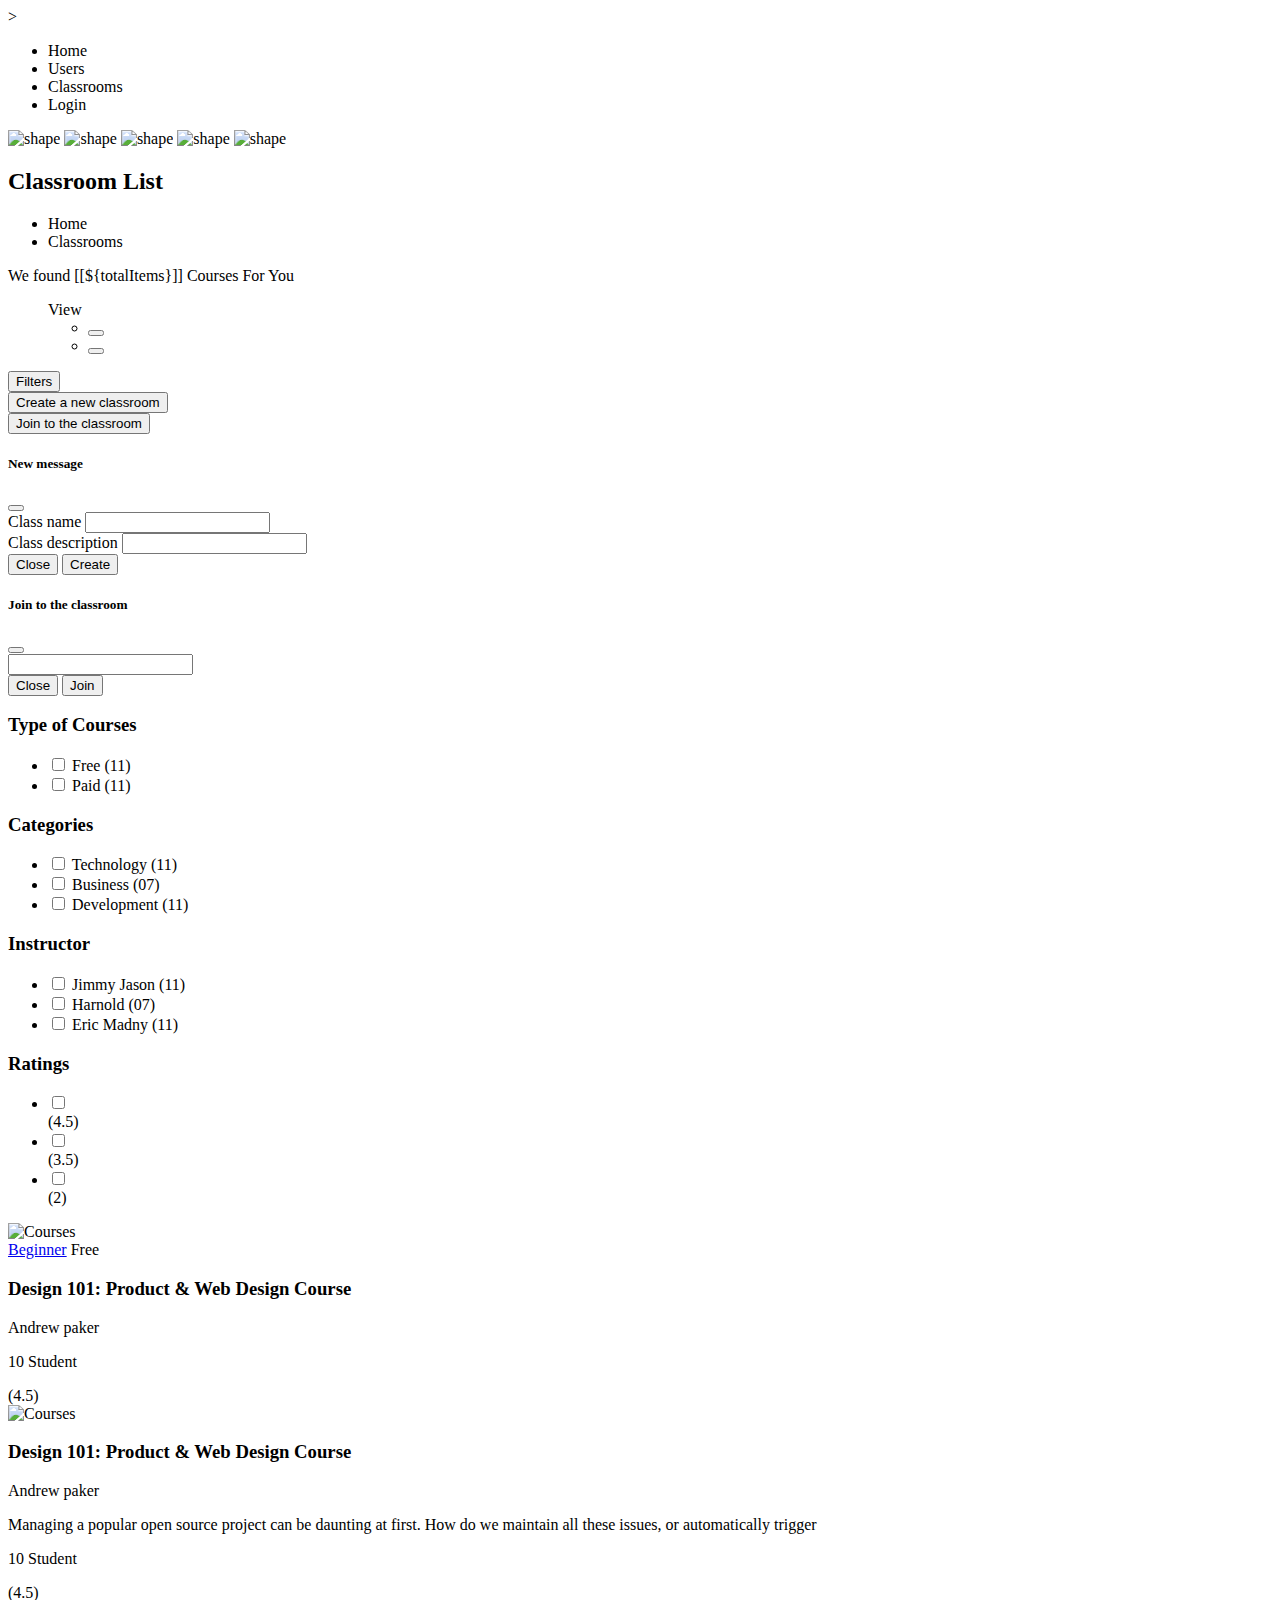
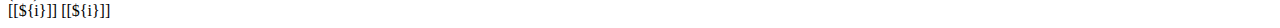
<file: src/main/resources/templates/course-list.html>
<!doctype html>
<html lang="vi"
      layout:decorate="_layout"
      xmlns:layout="http://www.ultraq.net.nz/thymeleaf/layout"
      xmlns:th="http://www.thymeleaf.org" xmlns:sec="http://www.w3.org/1999/xhtml">
>
<head>
    <title> Classrooms </title>
</head>

<body>
<div layout:fragment="breadcrumb">
    <ul class="main-menu">
        <li>
            <a th:href="@{/}">Home</a>
            <!--                            <ul class="sub-menu">-->
            <!--                                <li><a class="active" href="index.html">Home 01</a></li>-->
            <!--                                <li><a href="index-2.html">Home 02</a></li>-->
            <!--                                <li><a href="index-3.html">Home 03</a></li>-->
            <!--                                <li><a href="index-4.html">Home 04</a></li>-->
            <!--                            </ul>-->
        </li>
        <li sec:authorize="hasAuthority('ADMIN')">
            <a th:href="@{/user}">Users</a>
            <!--                            <ul class="sub-menu">-->
            <!--                                <li><a href="about.html">About 01</a></li>-->
            <!--                                <li><a href="about-2.html">About 02</a></li>-->
            <!--                                <li><a href="instructor.html">Instructor</a></li>-->
            <!--                                <li><a href="pricing.html">Pricing</a></li>-->
            <!--                                <li><a href="login-register.html">Login & Register</a></li>-->
            <!--                            </ul>-->
        </li>
        <li sec:authorize="hasAnyAuthority('TEACHER', 'STUDENT')">
            <a class="active" th:href="@{/classroom}">Classrooms</a>
            <!--                            <ul class="sub-menu">-->
            <!--                                <li><a href="course-list.html">Course List</a></li>-->
            <!--                                <li><a href="course-grid.html">Course Grid</a></li>-->
            <!--                                <li><a href="course-details.html">Course Details</a></li>-->
            <!--                            </ul>-->
        </li>
        <li><a th:href="@{/login}">Login</a>
            <!--                            <ul class="sub-menu">-->
            <!--                                <li><a href="blog-grid.html">Blog Grid</a></li>-->
            <!--                                <li><a href="blog-list.html">Blog List</a></li>-->
            <!--                                <li><a href="blog-details.html">Blog Details</a></li>-->
            <!--                            </ul>-->
        </li>
    </ul>
</div>

<div class="main-wrapper" layout:fragment="main_body">
    <!-- Page Banner Start -->
    <div class="section page-banner-section bg-color-1">

        <img alt="shape" class="shape-1" th:src="@{/images/shape/shape-5.png}">
        <img alt="shape" class="shape-2" th:src="@{/images/shape/shape-6.png}">
        <img alt="shape" class="shape-3" th:src="@{/images/shape/shape-7.png}">

        <img alt="shape" class="shape-4" th:src="@{/images/shape/shape-21.png}">
        <img alt="shape" class="shape-5" th:src="@{/images/shape/shape-21.png}">

        <div class="container">
            <!-- Page Banner Content Start -->
            <div class="page-banner-content">
                <h2 class="title">Classroom List</h2>
                <ul class="breadcrumb justify-content-center">
                    <li class="breadcrumb-item"><a th:href="@{/}">Home</a></li>
                    <li class="breadcrumb-item active">Classrooms</li>
                </ul>
            </div>
            <!-- Page Banner Content End -->
        </div>
    </div>
    <!-- Page Banner End -->

    <!-- Course List Start -->
    <div class="section section-padding">
        <div class="container">

            <!-- Course List Wrapper Start -->
            <div class="course-list-wrapper">
                <div class="row">
                    <div class="col-lg-12">

                        <!-- Course Top Bar Start -->
                        <div class="course-top-bar">
                            <div class="course-top-text">
                                <p>We found <span>[[${totalItems}]]</span> Courses For You</p>
                            </div>
                            <div class="course-top-inner">
                                <ul class="course-top-menu">
                                    <span class="label">View</span>
                                    <ul class="nav">
                                        <li>
                                            <button class="active" data-bs-target="#grid" data-bs-toggle="tab"><i
                                                    class="fa fa-th-large"></i></button>
                                        </li>
                                        <li>
                                            <button data-bs-target="#list" data-bs-toggle="tab"><i
                                                    class="fa fa-th-list"></i></button>
                                        </li>
                                    </ul>
                                </ul>
                                <div class="course-collapse-btn">
                                    <button class="btn collapsed" data-bs-target="#collapseFilters"
                                            data-bs-toggle="collapse">
                                        <i class="fa fa-filter"></i>
                                        Filters
                                        <i class="fa fa-angle-down"></i>
                                    </button>
                                </div>
                                <div class="course-collapse-btn" sec:authorize="hasAnyAuthority('TEACHER')">
                                    <button class="btn collapsed" data-bs-target="#create-classroom"
                                            data-bs-toggle="modal"
                                            data-bs-whatever="create-classroom" type="button">
                                        <i class="fa fa-pencil-square-o"></i>
                                        Create a new classroom
                                    </button>
                                </div>
                                <div class="course-collapse-btn">
                                    <button class="btn collapsed" data-bs-target="#join-classroom"
                                            data-bs-toggle="modal"
                                            data-bs-whatever="join-classroom" type="button">
                                        <i class="fa fa-bars"></i>
                                        Join to the classroom
                                    </button>
                                </div>
                            </div>
                        </div>
                        <!-- Course Top Bar End -->
                        <!-- Start create new classroom form -->
                        <div aria-hidden="true" aria-labelledby="exampleModalLabel" class="modal fade"
                             id="create-classroom"
                             tabindex="-1">
                            <div class="modal-dialog">
                                <div class="modal-content">
                                    <div class="modal-header">
                                        <h5 class="modal-title" id="exampleModalLabel">New message</h5>
                                        <button aria-label="Close" class="btn-close" data-bs-dismiss="modal"
                                                type="button"></button>
                                    </div>
                                    <div class="modal-body">
                                        <form method="post" th:action="@{/classroom/save}" th:object="${newClassroom}">
                                            <div class="mb-3">
                                                <label class="col-form-label" for="class-name">Class name</label>
                                                <input class="form-control" id="class-name" required
                                                       th:field="*{nameClass}" type="text">
                                            </div>
                                            <div class="mb-3">
                                                <label class="col-form-label" for="class-description">Class
                                                    description</label>
                                                <input class="form-control" id="class-description" required
                                                       th:field="*{descriptionClass}" type="text">
                                            </div>
                                            <div class="modal-footer">
                                                <button class="btn btn-secondary" data-bs-dismiss="modal" type="button">
                                                    Close
                                                </button>
                                                <button class="btn btn-primary" type="submit">Create</button>
                                            </div>
                                        </form>
                                    </div>

                                </div>
                            </div>
                        </div>
                        <!-- End create new classroom form -->
                        <!-- Start join classroom form -->
                        <div aria-hidden="true" aria-labelledby="exampleModalLabel" class="modal fade"
                             id="join-classroom"
                             tabindex="-1">
                            <div class="modal-dialog">
                                <div class="modal-content">
                                    <div class="modal-header">
                                        <h5 class="modal-title" id="exampleModalLabel1">Join to the classroom</h5>
                                        <button aria-label="Close" class="btn-close" data-bs-dismiss="modal"
                                                type="button"></button>
                                    </div>
                                    <div class="modal-body">
                                        <form method="post" th:action="@{/classroom/join}" th:object="${newClassroom}">
                                            <div class="mb-3">
                                                <input class="form-control" name="keyword" required type="text">
                                            </div>
                                            <div class="modal-footer">
                                                <button class="btn btn-secondary" data-bs-dismiss="modal" type="button">
                                                    Close
                                                </button>
                                                <button class="btn btn-primary" type="submit">Join</button>
                                            </div>
                                        </form>
                                    </div>

                                </div>
                            </div>
                        </div>
                        <!-- End join classroom form -->

                        <!-- Course Collapse Start -->
                        <div class="collapse" id="collapseFilters">
                            <div class="course-collapse">
                                <div class="row">
                                    <div class="col-md-3">
                                        <!-- Sidebar Wrapper Start -->
                                        <div class="sidebar-widget-02">
                                            <h3 class="widget-title">Type of Courses</h3>

                                            <div class="widget-checkbox">
                                                <ul class="checkbox-list">
                                                    <li class="form-check">
                                                        <input class="form-check-input" id="checkbox1" type="checkbox"
                                                               value="">
                                                        <label class="form-check-label" for="checkbox1">Free
                                                            (11)</label>
                                                    </li>
                                                    <li class="form-check">
                                                        <input class="form-check-input" id="checkbox2" type="checkbox"
                                                               value="">
                                                        <label class="form-check-label" for="checkbox2">Paid
                                                            (11)</label>
                                                    </li>
                                                </ul>
                                            </div>
                                        </div>
                                        <!-- Sidebar Wrapper End -->
                                    </div>
                                    <div class="col-md-3">
                                        <!-- Sidebar Wrapper Start -->
                                        <div class="sidebar-widget-02">
                                            <h3 class="widget-title">Categories</h3>

                                            <div class="widget-checkbox">
                                                <ul class="checkbox-list">
                                                    <li class="form-check">
                                                        <input class="form-check-input" id="checkbox3" type="checkbox"
                                                               value="">
                                                        <label class="form-check-label" for="checkbox3">Technology
                                                            (11)</label>
                                                    </li>
                                                    <li class="form-check">
                                                        <input class="form-check-input" id="checkbox4" type="checkbox"
                                                               value="">
                                                        <label class="form-check-label" for="checkbox4">Business
                                                            (07)</label>
                                                    </li>
                                                    <li class="form-check">
                                                        <input class="form-check-input" id="checkbox5" type="checkbox"
                                                               value="">
                                                        <label class="form-check-label" for="checkbox5">Development
                                                            (11)</label>
                                                    </li>
                                                </ul>
                                            </div>
                                        </div>
                                        <!-- Sidebar Wrapper End -->
                                    </div>
                                    <div class="col-md-3">
                                        <!-- Sidebar Wrapper Start -->
                                        <div class="sidebar-widget-02">
                                            <h3 class="widget-title">Instructor</h3>

                                            <div class="widget-checkbox">
                                                <ul class="checkbox-list">
                                                    <li class="form-check">
                                                        <input class="form-check-input" id="checkbox6" type="checkbox"
                                                               value="">
                                                        <label class="form-check-label" for="checkbox6">Jimmy Jason
                                                            (11)</label>
                                                    </li>
                                                    <li class="form-check">
                                                        <input class="form-check-input" id="checkbox7" type="checkbox"
                                                               value="">
                                                        <label class="form-check-label" for="checkbox7">Harnold
                                                            (07)</label>
                                                    </li>
                                                    <li class="form-check">
                                                        <input class="form-check-input" id="checkbox8" type="checkbox"
                                                               value="">
                                                        <label class="form-check-label" for="checkbox8">Eric Madny
                                                            (11)</label>
                                                    </li>
                                                </ul>
                                            </div>
                                        </div>
                                        <!-- Sidebar Wrapper End -->
                                    </div>
                                    <div class="col-md-3">
                                        <!-- Sidebar Wrapper Start -->
                                        <div class="sidebar-widget-02">
                                            <h3 class="widget-title">Ratings</h3>

                                            <div class="widget-checkbox">
                                                <ul class="checkbox-list">
                                                    <li class="form-check">
                                                        <input class="form-check-input" id="checkbox9" type="checkbox"
                                                               value="">
                                                        <label class="form-check-label" for="checkbox9">
                                                            <div class="rating">
                                                                <div class="rating-on" style="width: 100%;"></div>
                                                            </div>
                                                            (4.5)
                                                        </label>
                                                    </li>
                                                    <li class="form-check">
                                                        <input class="form-check-input" id="checkbox10" type="checkbox"
                                                               value="">
                                                        <label class="form-check-label" for="checkbox10">
                                                            <div class="rating">
                                                                <div class="rating-on" style="width: 60%;"></div>
                                                            </div>
                                                            (3.5)
                                                        </label>
                                                    </li>
                                                    <li class="form-check">
                                                        <input class="form-check-input" id="checkbox11" type="checkbox"
                                                               value="">
                                                        <label class="form-check-label" for="checkbox11">
                                                            <div class="rating">
                                                                <div class="rating-on" style="width: 40%;"></div>
                                                            </div>
                                                            (2)
                                                        </label>
                                                    </li>
                                                </ul>
                                            </div>
                                        </div>
                                        <!-- Sidebar Wrapper End -->
                                    </div>
                                </div>
                            </div>
                        </div>
                        <!-- Course Collapse End -->

                        <div class="tab-content">
                            <div class="tab-pane fade show active" id="grid">
                                <div class="row">
                                    <div class="col-lg-4 col-sm-6" th:each="classroom: ${classroomDtoList}">
                                        <!-- Single Courses Start -->
                                        <div class="single-course">
                                            <div class="courses-image">
                                                <a th:href="@{'/classroom/' + ${classroom.getId()}}"><img
                                                        alt="Courses" th:src="@{/images/courses/courses-1.jpg}"></a>
                                            </div>
                                            <div class="courses-content">
                                                <div class="top-meta">
                                                    <a class="tag" href="#">Beginner</a>
                                                    <span class="price">
                                                        <span class="sale-price">Free</span>
                                                        </span>
                                                </div>
                                                <h3 class="title" th:text="${classroom.getNameClass()}"><a
                                                        th:href="@{'/classroom/' + ${classroom.getId()}}">Design 101: Product &
                                                    Web Design Course</a></h3>
                                                <p th:text="${classroom.getDescriptionClass()}"></p>
                                                <p class="author-name" th:each="teacher: ${classroom.getTeachers()}"
                                                   th:text="${teacher.getUserName()}">Andrew paker</p>
                                            </div>
                                            <div class="courses-meta">
                                                <p class="student"
                                                   th:text="|${classroom.getQuanityStudent()} student(s)|"><i
                                                        class="fa fa-user-o"></i> 10 Student</p>
                                                <div class="rating">
                                                    <div class="rating-star">
                                                        <div class="rating-active" style="width: 60%;"></div>
                                                    </div>
                                                    <span>(4.5)</span>
                                                </div>
                                            </div>
                                        </div>
                                        <!-- Single Courses End -->
                                    </div>
                                </div>
                            </div>
                            <div class="tab-pane fade " id="list">
                                <!-- Course List Start -->
                                <div class="course-list-items">

                                    <!-- Course List Start -->
                                    <div class="single-course-list" th:each="classroom: ${classroomDtoList}">
                                        <div class="course-image">
                                            <a th:href="@{'/classroom/' + ${classroom.getId()}}"><img alt="Courses"
                                                                               th:src="@{/images/courses/courses-5.jpg}"></a>
                                        </div>
                                        <div class="course-content">
                                            <h3 class="title"><a th:href="@{'/classroom/' + ${classroom.getId()}}" th:text="${classroom.getNameClass()}">Design 101: Product & Web
                                                Design Course</a></h3>
                                            <p class="author-name" th:each="teacher: ${classroom.getTeachers()}"
                                               th:text="${teacher.getUserName()}">Andrew paker</p>

                                            <p th:text="${classroom.getDescriptionClass()}">Managing a popular open source project can be daunting at first. How do
                                                we maintain all these issues, or automatically trigger</p>

                                            <div class="bottom-meta">
                                                <p class="meta-action"
                                                   th:text="|${classroom.getQuanityStudent()} student(s)|"><i
                                                        class="fa fa-user-o"></i> 10 Student</p>
                                                <div class="rating">
                                                    <div class="rating-star">
                                                        <div class="rating-active" style="width: 60%;"></div>
                                                    </div>
                                                    <span>(4.5)</span>
                                                </div>
                                            </div>
                                        </div>
                                    </div>
                                    <!-- Course List End -->

                                </div>
                                <!-- Course List End -->
                            </div>
                        </div>

                        <!-- Page Pagination Start -->
                        <div th:if="${totalsPage > 0}" >
                            <div class="row col-sm-10 page-pagination">
                                <div class="pagination justify-content-center">
                                    <span th:each="i: ${#numbers.sequence(1, totalsPage)}">
                                        <a class="active" th:if="${currentPage != i}"  th:href="@{'/classroom?pageId=' + ${i}}" >[[${i}]]</a>
                                        <span th:unless="${currentPage != i}">[[${i}]]</span> &nbsp; &nbsp;
                                    </span>
                                </div>
                            </div>
                        </div>
                        <!-- Page Pagination End -->

                    </div>
<!--                    <div class="col-lg-3">-->
<!--                        &lt;!&ndash; Sidebar Wrapper Start &ndash;&gt;-->
<!--                        <div class="sidebar-wrap-02">-->

<!--                            &lt;!&ndash; Sidebar Wrapper Start &ndash;&gt;-->
<!--                            <div class="sidebar-widget-02">-->
<!--                                <h3 class="widget-title">Type of Courses</h3>-->

<!--                                <div class="widget-checkbox">-->
<!--                                    <ul class="checkbox-list">-->
<!--                                        <li class="form-check">-->
<!--                                            <input class="form-check-input" id="checkbox1" type="checkbox" value="">-->
<!--                                            <label class="form-check-label" for="checkbox1">Free (11)</label>-->
<!--                                        </li>-->
<!--                                        <li class="form-check">-->
<!--                                            <input class="form-check-input" id="checkbox2" type="checkbox" value="">-->
<!--                                            <label class="form-check-label" for="checkbox2">Paid (11)</label>-->
<!--                                        </li>-->
<!--                                    </ul>-->
<!--                                </div>-->
<!--                            </div>-->
<!--                            &lt;!&ndash; Sidebar Wrapper End &ndash;&gt;-->

<!--                            &lt;!&ndash; Sidebar Wrapper Start &ndash;&gt;-->
<!--                            <div class="sidebar-widget-02">-->
<!--                                <h3 class="widget-title">Categories</h3>-->

<!--                                <div class="widget-checkbox">-->
<!--                                    <ul class="checkbox-list">-->
<!--                                        <li class="form-check">-->
<!--                                            <input class="form-check-input" id="checkbox3" type="checkbox" value="">-->
<!--                                            <label class="form-check-label" for="checkbox3">Technology (11)</label>-->
<!--                                        </li>-->
<!--                                        <li class="form-check">-->
<!--                                            <input class="form-check-input" id="checkbox4" type="checkbox" value="">-->
<!--                                            <label class="form-check-label" for="checkbox4">Business (07)</label>-->
<!--                                        </li>-->
<!--                                        <li class="form-check">-->
<!--                                            <input class="form-check-input" id="checkbox5" type="checkbox" value="">-->
<!--                                            <label class="form-check-label" for="checkbox5">Development (11)</label>-->
<!--                                        </li>-->
<!--                                    </ul>-->
<!--                                </div>-->
<!--                            </div>-->
<!--                            &lt;!&ndash; Sidebar Wrapper End &ndash;&gt;-->

<!--                            &lt;!&ndash; Sidebar Wrapper Start &ndash;&gt;-->
<!--                            <div class="sidebar-widget-02">-->
<!--                                <h3 class="widget-title">Instructor</h3>-->

<!--                                <div class="widget-checkbox">-->
<!--                                    <ul class="checkbox-list">-->
<!--                                        <li class="form-check">-->
<!--                                            <input class="form-check-input" id="checkbox6" type="checkbox" value="">-->
<!--                                            <label class="form-check-label" for="checkbox6">Jimmy Jason (11)</label>-->
<!--                                        </li>-->
<!--                                        <li class="form-check">-->
<!--                                            <input class="form-check-input" id="checkbox7" type="checkbox" value="">-->
<!--                                            <label class="form-check-label" for="checkbox7">Harnold (07)</label>-->
<!--                                        </li>-->
<!--                                        <li class="form-check">-->
<!--                                            <input class="form-check-input" id="checkbox8" type="checkbox" value="">-->
<!--                                            <label class="form-check-label" for="checkbox8">Eric Madny (11)</label>-->
<!--                                        </li>-->
<!--                                    </ul>-->
<!--                                </div>-->
<!--                            </div>-->
<!--                            &lt;!&ndash; Sidebar Wrapper End &ndash;&gt;-->

<!--                            &lt;!&ndash; Sidebar Wrapper Start &ndash;&gt;-->
<!--                            <div class="sidebar-widget-02">-->
<!--                                <h3 class="widget-title">Ratings</h3>-->

<!--                                <div class="widget-checkbox">-->
<!--                                    <ul class="checkbox-list">-->
<!--                                        <li class="form-check">-->
<!--                                            <input class="form-check-input" id="checkbox9" type="checkbox" value="">-->
<!--                                            <label class="form-check-label" for="checkbox9">-->
<!--                                                <div class="rating">-->
<!--                                                    <div class="rating-on" style="width: 100%;"></div>-->
<!--                                                </div>-->
<!--                                                (4.5)-->
<!--                                            </label>-->
<!--                                        </li>-->
<!--                                        <li class="form-check">-->
<!--                                            <input class="form-check-input" id="checkbox10" type="checkbox" value="">-->
<!--                                            <label class="form-check-label" for="checkbox10">-->
<!--                                                <div class="rating">-->
<!--                                                    <div class="rating-on" style="width: 60%;"></div>-->
<!--                                                </div>-->
<!--                                                (3.5)-->
<!--                                            </label>-->
<!--                                        </li>-->
<!--                                        <li class="form-check">-->
<!--                                            <input class="form-check-input" id="checkbox11" type="checkbox" value="">-->
<!--                                            <label class="form-check-label" for="checkbox11">-->
<!--                                                <div class="rating">-->
<!--                                                    <div class="rating-on" style="width: 40%;"></div>-->
<!--                                                </div>-->
<!--                                                (2)-->
<!--                                            </label>-->
<!--                                        </li>-->
<!--                                    </ul>-->
<!--                                </div>-->
<!--                            </div>-->
<!--                            &lt;!&ndash; Sidebar Wrapper End &ndash;&gt;-->

<!--                            &lt;!&ndash; Sidebar Wrapper Start &ndash;&gt;-->
<!--                            <div class="sidebar-widget-02">-->
<!--                                <h3 class="widget-title">Lavel</h3>-->

<!--                                <div class="widget-checkbox">-->
<!--                                    <ul class="checkbox-list">-->
<!--                                        <li class="form-check">-->
<!--                                            <input class="form-check-input" id="checkbox12" type="checkbox" value="">-->
<!--                                            <label class="form-check-label" for="checkbox12">Beginner (11)</label>-->
<!--                                        </li>-->
<!--                                        <li class="form-check">-->
<!--                                            <input class="form-check-input" id="checkbox13" type="checkbox" value="">-->
<!--                                            <label class="form-check-label" for="checkbox13">Advanced (07)</label>-->
<!--                                        </li>-->
<!--                                    </ul>-->
<!--                                </div>-->
<!--                            </div>-->
<!--                            &lt;!&ndash; Sidebar Wrapper End &ndash;&gt;-->

<!--                        </div>-->
<!--                        &lt;!&ndash; Sidebar Wrapper End &ndash;&gt;-->
<!--                    </div>-->
                </div>
            </div>
            <!-- Course List Wrapper End -->

        </div>
    </div>
    <!-- Course List End -->
</div>
</body>
</html>
</file>
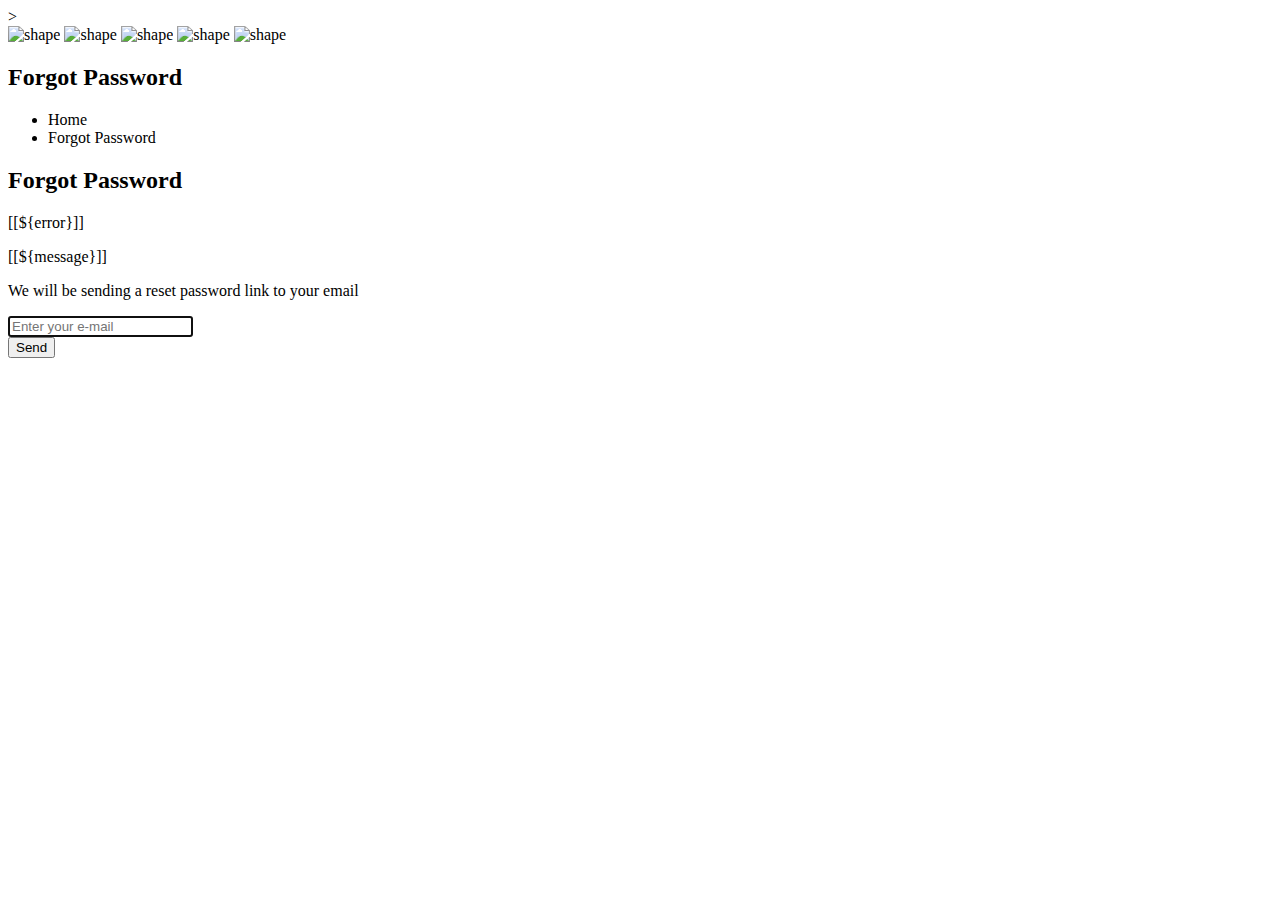
<file: src/main/resources/templates/forgot_password_form.html>
<!doctype html>
<html lang="vi"
      layout:decorate="_layout"
      xmlns:layout="http://www.ultraq.net.nz/thymeleaf/layout"
      xmlns:th="http://www.thymeleaf.org" xmlns:sec="http://www.w3.org/1999/xhtml">
>
<head>
    <title>Forgot Password</title>
</head>

<body>

<div class="main-wrapper" layout:fragment="main_body">

    <!-- Page Banner Start -->
    <div class="section page-banner-section bg-color-1">

        <img alt="shape" class="shape-1" th:src="@{../images/shape/shape-5.png}">
        <img alt="shape" class="shape-2" th:src="@{../images/shape/shape-6.png}">
        <img alt="shape" class="shape-3" th:src="@{../images/shape/shape-7.png}">

        <img alt="shape" class="shape-4" th:src="@{../images/shape/shape-21.png}">
        <img alt="shape" class="shape-5" th:src="@{../images/shape/shape-21.png}">

        <div class="container">
            <!-- Page Banner Content Start -->
            <div class="page-banner-content">
                <h2 class="title">Forgot Password</h2>
                <ul class="breadcrumb justify-content-center">
                    <li class="breadcrumb-item"><a th:href="@{/}">Home</a></li>
                    <li class="breadcrumb-item active">Forgot Password</li>
                </ul>
            </div>
            <!-- Page Banner Content End -->
        </div>
    </div>
    <!-- Page Banner End -->

    <!-- Login & Register Start -->
    <div class="section section-padding">
        <div class="container">

            <!-- Login & Register Wrapper Start -->
            <div class="login-register-wrapper">
                <div class="row gx-5">
                    <div class="col-lg-6">

                        <!-- Login & Register Box Start -->
                        <div class="login-register-box">
                            <!-- Section Title Start -->
                            <div class="section-title">
                                <h2 class="title">Forgot Password</h2>
                            </div>
                            <!-- Section Title End -->

                            <div class="login-register-form">
                                <div><p th:if="${error != null}" class="alert alert-danger" role="alert">[[${error}]]</p></div>
                                <div><p th:if="${message != null}" class="alert alert-warning" role="alert">[[${message}]]</p></div>
                                <form method="post" th:action="@{/forgot_password}">
                                    <div class="single-form">
                                        <div>
                                            <p>We will be sending a reset password link to your email</p>
                                        </div>
                                        <label>
                                            <input class="form-control" placeholder="Enter your e-mail" name="email" required autofocus
                                                   type="email"/>
                                        </label>
                                    </div>
                                    <div class="single-form">
                                        <button class="btn btn-primary btn-hover-heading-color w-100" type="submit">Send</button>
                                    </div>
                                </form>
                            </div>
                        </div>
                        <!-- Login & Register Box End -->

                    </div>
                </div>
            </div>
            <!-- Login & Register Wrapper End -->

        </div>
    </div>
    <!-- Login & Register End -->
</div>
</body>

</html>
</file>
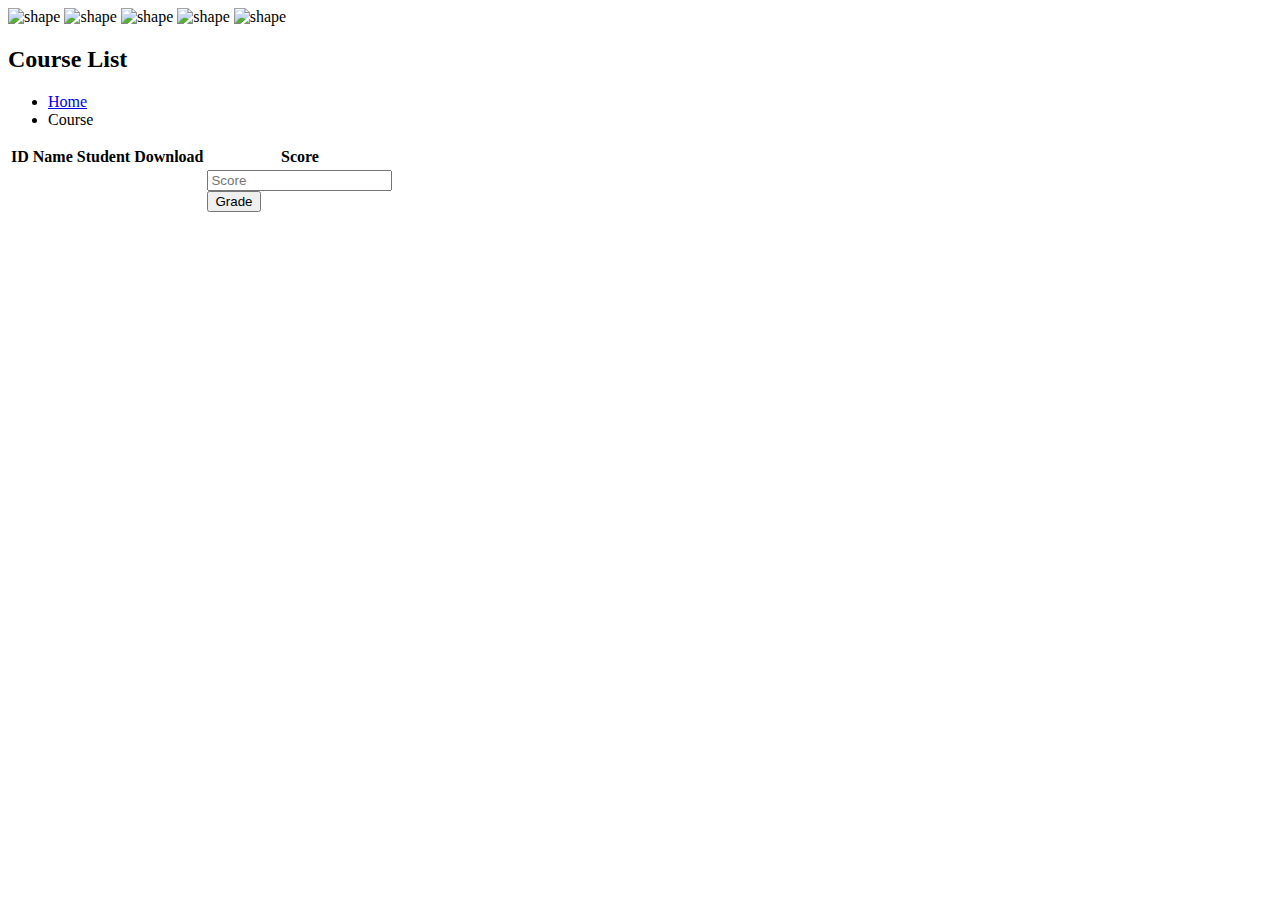
<file: src/main/resources/templates/homework-list.html>
<!DOCTYPE html>
<html lang="en"
      layout:decorate="_layout"
      xmlns:layout="http://www.ultraq.net.nz/thymeleaf/layout"
      xmlns:th="http://www.thymeleaf.org">
<head>
    <title>Homeworks</title>
    <link crossorigin="anonymous" href="https://cdn.jsdelivr.net/npm/bootstrap@5.0.2/dist/css/bootstrap.min.css"
          integrity="sha384-EVSTQN3/azprG1Anm3QDgpJLIm9Nao0Yz1ztcQTwFspd3yD65VohhpuuCOmLASjC" rel="stylesheet">
</head>
<body>
<div layout:fragment="main_body">
    <!-- Page Banner Start -->
    <div class="section page-banner-section bg-color-1">

        <img alt="shape" class="shape-1" th:src="@{/images/shape/shape-5.png}">
        <img alt="shape" class="shape-2" th:src="@{/images/shape/shape-6.png}">
        <img alt="shape" class="shape-3" th:src="@{/images/shape/shape-7.png}">

        <img alt="shape" class="shape-4" th:src="@{/images/shape/shape-21.png}">
        <img alt="shape" class="shape-5" th:src="@{/images/shape/shape-21.png}">

        <div class="container">
            <!-- Page Banner Content Start -->
            <div class="page-banner-content">
                <h2 class="title">Course List</h2>
                <ul class="breadcrumb justify-content-center">
                    <li class="breadcrumb-item"><a href="index.html">Home</a></li>
                    <li class="breadcrumb-item active">Course</li>
                </ul>
            </div>
            <!-- Page Banner Content End -->
        </div>
    </div>
    <!-- Page Banner End -->
    <div class="container">
        <table class="table table-striped">
            <thead>
            <tr>
                <th>ID</th>
                <th>Name</th>
                <th>Student</th>
                <th>Download</th>
                <th style="width: 50px">Score</th>
            </tr>
            </thead>
            <tbody>
            <tr th:each="homework: ${homeworkList}">
                <td th:text="${homework.id}"></td>
                <td th:text="${homework.name}"></td>
                <td th:each="student : ${homework.getUsers()}" th:text="${student.getUserName()}"></td>
                <td> <a th:href="@{'/homework_list/download?id=' + ${homework.id}}"><i class="fa fa-download"></i></a></td>
                <td>
                    <form class="card p-2" th:action="@{/homework}" method="post">
                        <input type="hidden" name="homeworkId" th:value="${homework.id}">
                        <div class="input-group">
                            <input type="text" name="score" th:value="${homework.score}" class="form-control" placeholder="Score">
                            <button type="submit" class="btn btn-secondary">Grade</button>
                        </div>
                    </form>
                </td>
            </tr>
            </tbody>
        </table>
    </div>
    <br/>
</div>
</body>
</html>
</file>
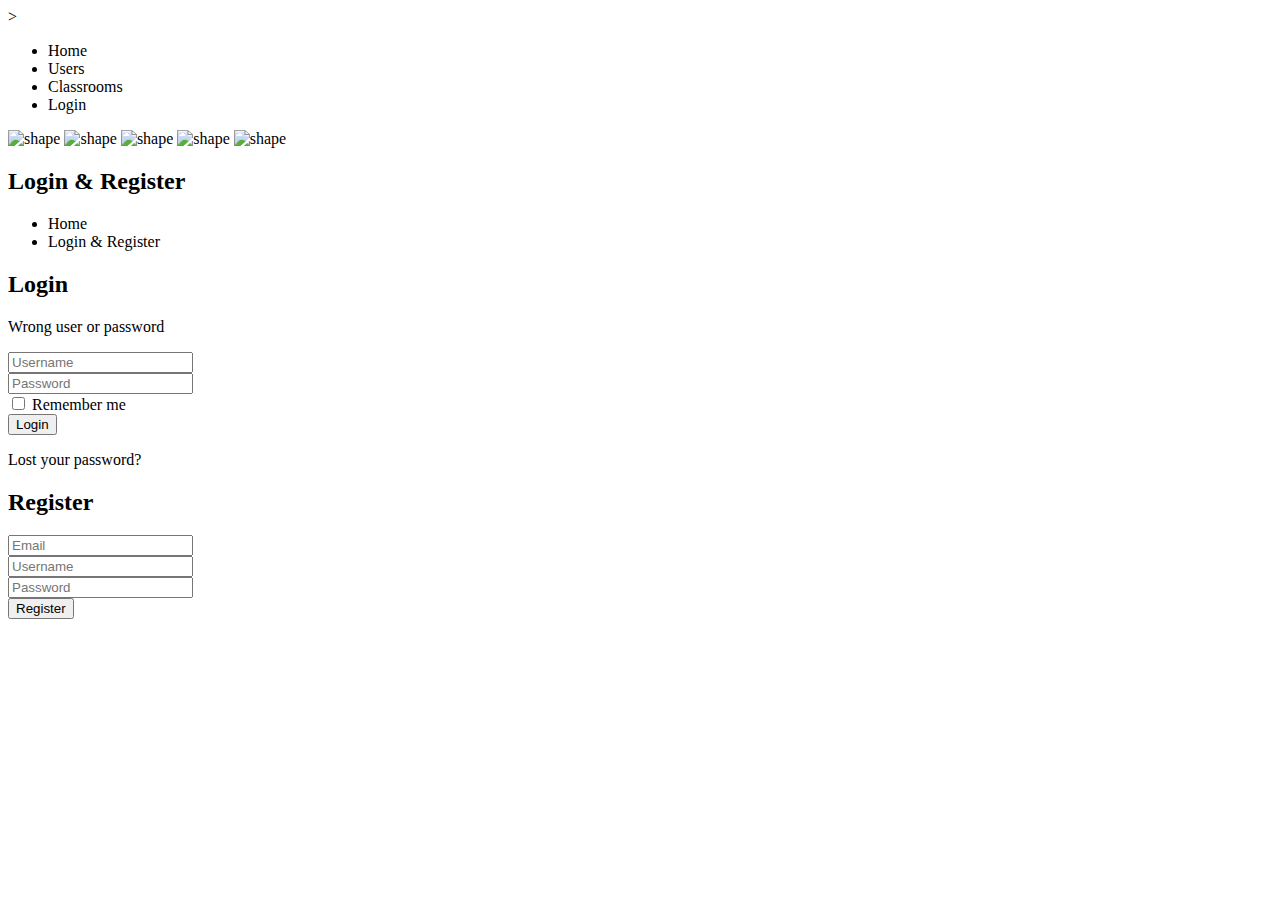
<file: src/main/resources/templates/login-register.html>
<!doctype html>
<html lang="vi"
      layout:decorate="_layout"
      xmlns:layout="http://www.ultraq.net.nz/thymeleaf/layout"
      xmlns:th="http://www.thymeleaf.org" xmlns:sec="http://www.w3.org/1999/xhtml">
>
<head>
    <title>Login</title>
</head>

<body>
<div layout:fragment="breadcrumb">
    <ul class="main-menu">
        <li>
            <a th:href="@{/}">Home</a>
            <!--                            <ul class="sub-menu">-->
            <!--                                <li><a class="active" href="index.html">Home 01</a></li>-->
            <!--                                <li><a href="index-2.html">Home 02</a></li>-->
            <!--                                <li><a href="index-3.html">Home 03</a></li>-->
            <!--                                <li><a href="index-4.html">Home 04</a></li>-->
            <!--                            </ul>-->
        </li>
        <li sec:authorize="hasAuthority('ADMIN')">
            <a th:href="@{/user}">Users</a>
            <!--                            <ul class="sub-menu">-->
            <!--                                <li><a href="about.html">About 01</a></li>-->
            <!--                                <li><a href="about-2.html">About 02</a></li>-->
            <!--                                <li><a href="instructor.html">Instructor</a></li>-->
            <!--                                <li><a href="pricing.html">Pricing</a></li>-->
            <!--                                <li><a href="login-register.html">Login & Register</a></li>-->
            <!--                            </ul>-->
        </li>
        <li sec:authorize="hasAnyAuthority('TEACHER', 'STUDENT')">
            <a th:href="@{/classroom}">Classrooms</a>
            <!--                            <ul class="sub-menu">-->
            <!--                                <li><a href="course-list.html">Course List</a></li>-->
            <!--                                <li><a href="course-grid.html">Course Grid</a></li>-->
            <!--                                <li><a href="course-details.html">Course Details</a></li>-->
            <!--                            </ul>-->
        </li>
        <li><a class="active" th:href="@{/login}">Login</a>
            <!--                            <ul class="sub-menu">-->
            <!--                                <li><a href="blog-grid.html">Blog Grid</a></li>-->
            <!--                                <li><a href="blog-list.html">Blog List</a></li>-->
            <!--                                <li><a href="blog-details.html">Blog Details</a></li>-->
            <!--                            </ul>-->
        </li>
    </ul>
</div>
<div class="main-wrapper" layout:fragment="main_body">

    <!-- Page Banner Start -->
    <div class="section page-banner-section bg-color-1">

        <img alt="shape" class="shape-1" th:src="@{../images/shape/shape-5.png}">
        <img alt="shape" class="shape-2" th:src="@{../images/shape/shape-6.png}">
        <img alt="shape" class="shape-3" th:src="@{../images/shape/shape-7.png}">

        <img alt="shape" class="shape-4" th:src="@{../images/shape/shape-21.png}">
        <img alt="shape" class="shape-5" th:src="@{../images/shape/shape-21.png}">

        <div class="container">
            <!-- Page Banner Content Start -->
            <div class="page-banner-content">
                <h2 class="title">Login & Register</h2>
                <ul class="breadcrumb justify-content-center">
                    <li class="breadcrumb-item"><a th:href="@{/}">Home</a></li>
                    <li class="breadcrumb-item active">Login & Register</li>
                </ul>
            </div>
            <!-- Page Banner Content End -->
        </div>
    </div>
    <!-- Page Banner End -->

    <!-- Login & Register Start -->
    <div class="section section-padding">
        <div class="container">

            <!-- Login & Register Wrapper Start -->
            <div class="login-register-wrapper">
                <div class="row gx-5">
                    <div class="col-lg-6">

                        <!-- Login & Register Box Start -->
                        <div class="login-register-box">
                            <!-- Section Title Start -->
                            <div class="section-title">
                                <h2 class="title">Login</h2>
                            </div>
                            <!-- Section Title End -->

                            <div class="login-register-form">
                                <p th:if="${loginError}" class="alert alert-danger" role="alert">Wrong user or password</p>
                                <form method="post" th:action="@{/login}">
                                    <div class="single-form">
                                        <label>
                                            <input class="form-control" placeholder="Username" th:name="username"
                                                   type="text"/>
                                        </label>
                                    </div>
                                    <div class="single-form">
                                        <label>
                                            <input class="form-control" placeholder="Password " th:name="password"
                                                   type="password"/>
                                        </label>
                                    </div>
                                    <div class="single-form form-check">
                                        <input class="form-check-input" id="flexCheckDefault" type="checkbox" value="">
                                        <label for="flexCheckDefault">Remember me</label>
                                    </div>
                                    <div class="single-form">
                                        <button class="btn btn-primary btn-hover-heading-color w-100" type="submit">Login</button>
                                    </div>
                                    <div class="single-form">
                                        <p><a th:href="@{/forgot_password}">Lost your password?</a></p>
                                    </div>
                                </form>
                            </div>
                        </div>
                        <!-- Login & Register Box End -->

                    </div>
                    <div class="col-lg-6">

                        <!-- Login & Register Box Start -->
                        <div class="login-register-box">
                            <!-- Section Title Start -->
                            <div class="section-title">
                                <h2 class="title">Register</h2>
                            </div>
                            <!-- Section Title End -->

                            <div class="login-register-form">
                                <form method="post" th:action="@{/process_register}" th:object="${user}">
                                    <div class="single-form">

                                        <label for="email"></label><input type="email" class="form-control" id="email" placeholder="Email " required th:field="*{userEmail}">
                                    </div>
                                    <div class="single-form">
                                        <label>
                                            <input type="text" class="form-control" placeholder="Username"  required th:field="*{userName}" >
                                        </label>
                                    </div>
                                    <div class="single-form">
                                        <label>
                                            <input type="password" class="form-control" placeholder="Password " required th:field="*{userPassword}" >
                                        </label>
                                    </div>
                                    <div class="single-form">
                                        <button class="btn btn-primary btn-hover-heading-color w-100" type="submit">Register</button>
                                    </div>
                                </form>
                            </div>
                        </div>
                        <!-- Login & Register Box End -->

                    </div>
                </div>
            </div>
            <!-- Login & Register Wrapper End -->

        </div>
    </div>
    <!-- Login & Register End -->
</div>
</body>

</html>
</file>
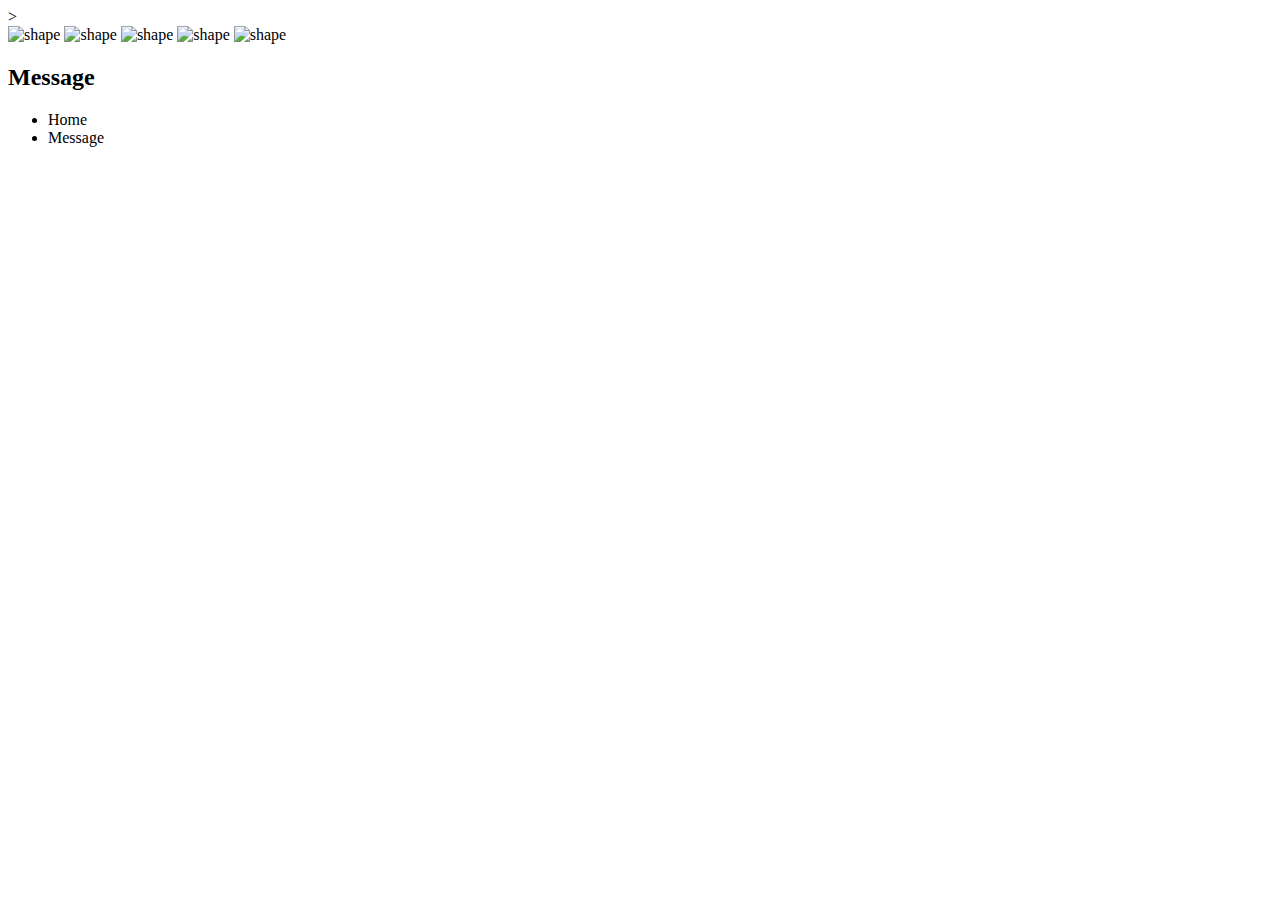
<file: src/main/resources/templates/message.html>
<!doctype html>
<html lang="vi"
      layout:decorate="_layout"
      xmlns:layout="http://www.ultraq.net.nz/thymeleaf/layout"
      xmlns:th="http://www.thymeleaf.org" xmlns:sec="http://www.w3.org/1999/xhtml">
>
<head>
    <title>Message</title>
</head>

<body>
<div class="main-wrapper" layout:fragment="main_body">
    <!-- Page Banner Start -->
    <div class="section page-banner-section bg-color-1">

        <img alt="shape" class="shape-1" th:src="@{../images/shape/shape-5.png}">
        <img alt="shape" class="shape-2" th:src="@{../images/shape/shape-6.png}">
        <img alt="shape" class="shape-3" th:src="@{../images/shape/shape-7.png}">

        <img alt="shape" class="shape-4" th:src="@{../images/shape/shape-21.png}">
        <img alt="shape" class="shape-5" th:src="@{../images/shape/shape-21.png}">

        <div class="container">
            <!-- Page Banner Content Start -->
            <div class="page-banner-content">
                <h2 class="title">Message</h2>
                <ul class="breadcrumb justify-content-center">
                    <li class="breadcrumb-item"><a th:href="@{/}">Home</a></li>
                    <li class="breadcrumb-item active">Message</li>
                </ul>
            </div>
            <!-- Page Banner Content End -->
        </div>
    </div>
    <!-- Page Banner End -->
    <div th:if="${message}">
        <h1 th:text="${message}" class="alert alert-danger" role="alert"></h1>
    </div>
</div>
</body>

</html>
</file>
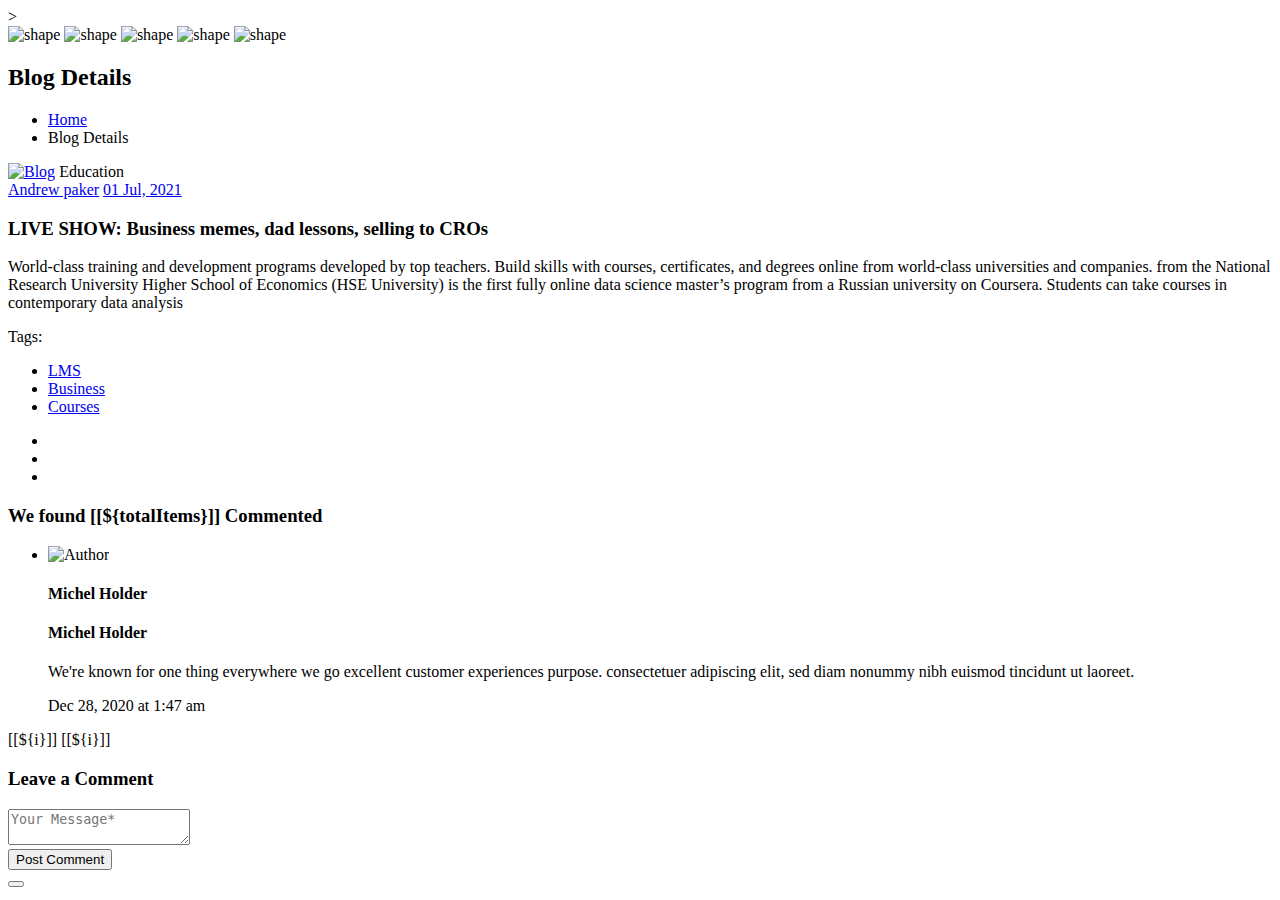
<file: src/main/resources/templates/news-details.html>
<!doctype html>
<html lang="vi"
      layout:decorate="_layout"
      xmlns:layout="http://www.ultraq.net.nz/thymeleaf/layout"
      xmlns:th="http://www.thymeleaf.org">
>
<head th:replace="_layout :: head(type='tag')">
    <title></title>
</head>

<body>

<div class="main-wrapper" layout:fragment="main_body">

    <!-- Page Banner Start -->
    <div class="section page-banner-section bg-color-1">

        <img class="shape-1" th:src="@{images/shape/shape-5.png}" alt="shape">
        <img class="shape-2" th:src="@{images/shape/shape-6.png}" alt="shape">
        <img class="shape-3" th:src="@{images/shape/shape-7.png}" alt="shape">

        <img class="shape-4" th:src="@{images/shape/shape-21.png}" alt="shape">
        <img class="shape-5" th:src="@{images/shape/shape-21.png}" alt="shape">

        <div class="container">
            <!-- Page Banner Content Start -->
            <div class="page-banner-content">
                <h2 class="title">Blog Details</h2>
                <ul class="breadcrumb justify-content-center">
                    <li class="breadcrumb-item"><a href="index.html">Home</a></li>
                    <li class="breadcrumb-item active">Blog Details</li>
                </ul>
            </div>
            <!-- Page Banner Content End -->
        </div>
    </div>
    <!-- Page Banner End -->

    <!-- Blog Start -->
    <div class="section section-padding">
        <div class="container">
            <!-- Blog Wrapper Start -->
            <div class="blog-wrapper-02">
                <div class="row justify-content-between">
                    <div class="col-lg-8">

                        <!-- Blog Wrapper Start -->
                        <div class="blog-details-wrapper" >

                            <!-- Blog Details Images Start -->
                            <div class="blog-details-image">
                                <a href="#"><img th:src="@{images/blog/blog-list-1.jpg}" alt="Blog"></a>
                                <span class="tags">Education</span>
                            </div>
                            <!-- Blog Details Images End -->

                            <!-- Blog Details Content Start -->
                            <div class="blog-details-content" th:each="news: ${newsDetailsDtoList}">
                                <div class="meta">
                                    <a href="#" th:each="teacher: ${news.getTeachers()}" th:text="${teacher.getUserName()}"><i class="fa fa-user-o"></i> Andrew paker</a>
                                    <a href="#" th:text="${news.getTimestamp()}" ><i class="fa fa-calendar-o"></i> 01 Jul, 2021</a>
                                </div>
                                <h3 class="title" th:text="${news.getTitle()}">LIVE SHOW: Business memes, dad lessons, selling to CROs</h3>
                                <p th:text="${news.getContent()}">World-class training and development programs developed by top teachers. Build skills with courses, certificates, and degrees online from world-class universities and companies. from the National Research University Higher School of Economics (HSE University) is the first fully online data science master’s program from a Russian university on Coursera. Students can take courses in contemporary data analysis</p>
                            </div>
                            <!-- Blog Details Content End -->

                            <!-- Blog tags & Social Start -->
                            <div class="blog-tags-social">
                                <div class="blog-tags">
                                    <span class="label">Tags:</span>
                                    <ul>
                                        <li><a href="#">LMS</a></li>
                                        <li><a href="#">Business</a></li>
                                        <li><a href="#">Courses</a></li>
                                    </ul>
                                </div>
                                <div class="blog-social">
                                    <ul class="social">
                                        <li><a class="facebook" href="#"><i class="fa fa-facebook-f"></i></a></li>
                                        <li><a class="twitter" href="#"><i class="fa fa-twitter"></i></a></li>
                                        <li><a class="pinterest" href="#"><i class="fa fa-pinterest-p"></i></a></li>
                                    </ul>
                                </div>
                            </div>
                            <!-- Blog tags & Social End -->

                            <!-- Commtent Wrapper Start -->
                            <div class="commtent-wrapper" >

                                <!-- Commtent Box Start -->
                                <div class="comment-box" >
                                    <h3 class="comment-title"><p>We found <span>[[${totalItems}]]</span> Commented</p></h3>

                                    <ul class="commtent-items" th:each="comment: ${commentDtoList}">
                                        <li>
                                            <!-- Single Commtent Start -->
                                            <div class="single-comment">

                                                <div class="comment-author">
                                                    <img th:src="@{images/author-1.jpg}" alt="Author">
                                                </div>
                                                <div class="comment-content">
                                                    <h4 class="name" th:each="student: ${comment.getStudents()}" th:text="${student.getUserName()}">Michel Holder</h4>
                                                    <h4 class="name" th:each="teacher: ${comment.getTeachers()}" th:text="${teacher.getUserName()}">Michel Holder</h4>
                                                    <p th:text="${comment.getContent()}">We're known for one thing everywhere we go excellent customer experiences purpose. consectetuer adipiscing elit, sed diam nonummy nibh euismod tincidunt ut laoreet.</p>

                                                    <div class="meta">
                                                        <span class="date" th:text="${comment.getTimestamp()}">Dec 28, 2020 at 1:47 am</span>
                                                    </div>
                                                </div>
                                            </div>
                                            <!-- Single Commtent End -->
                                        </li>
                                    </ul>
                                </div>
                                <!-- Commtent Box End -->
                                <!-- Page Pagination Start -->
                                <div th:if="${totalsPage > 0}" >
                                    <div class="row col-sm-10 page-pagination">
                                        <div class="pagination justify-content-center">
                                            <span th:each="i: ${#numbers.sequence(1, totalsPage)}">
                                                  <a class="active" th:if="${currentPage != i}"  th:href="@{'/news-details?newsId=' + ${newsId} + '&pageId=' + ${i}}" >[[${i}]]</a>
                                                  <span th:unless="${currentPage != i}">[[${i}]]</span> &nbsp; &nbsp;
                                            </span>
                                        </div>
                                    </div>
                                </div>
                                <!-- Page Pagination End -->
                                <!-- Commtent Form Start -->
                                <div class="comment-form">
                                    <h3 class="comment-title">Leave a Comment</h3>

                                    <div class="comment-form-wrapper">
                                        <form  th:action="@{/news-details}" th:object="${comment}" method="POST">
                                            <div class="row">
                                                <input type="hidden" th:value="${newsId}" name="newsId">
                                                <div class="col-md-12">
                                                    <!-- Single Form Start -->
                                                    <div class="single-form">
                                                        <textarea th:field="*{content}" class="form-control" placeholder="Your Message*"></textarea>
                                                    </div>
                                                    <!-- Single Form End -->
                                                </div>
                                                <div class="col-md-12">
                                                    <!-- Single Form Start -->
                                                    <div class="single-form">
                                                        <button class="btn btn-primary btn-hover-heading-color">Post Comment</button>
                                                    </div>
                                                    <!-- Single Form End -->
                                                </div>
                                            </div>
                                        </form>
                                    </div>
                                </div>
                                <!-- Commtent Form End -->

                            </div>
                            <!-- Commtent Wrapper End -->

                        </div>
                        <!-- Blog Wrapper End -->

                    </div>
                </div>
            </div>
            <!-- Blog Wrapper End -->
        </div>
    </div>
    <!-- Blog End -->
    <!-- Back to Top End -->
    <button class="back-btn" id="backBtn"><i class="fa fa-angle-up"></i></button>
    <!-- Back to Top End -->

</div>

</body>

</html>
</file>
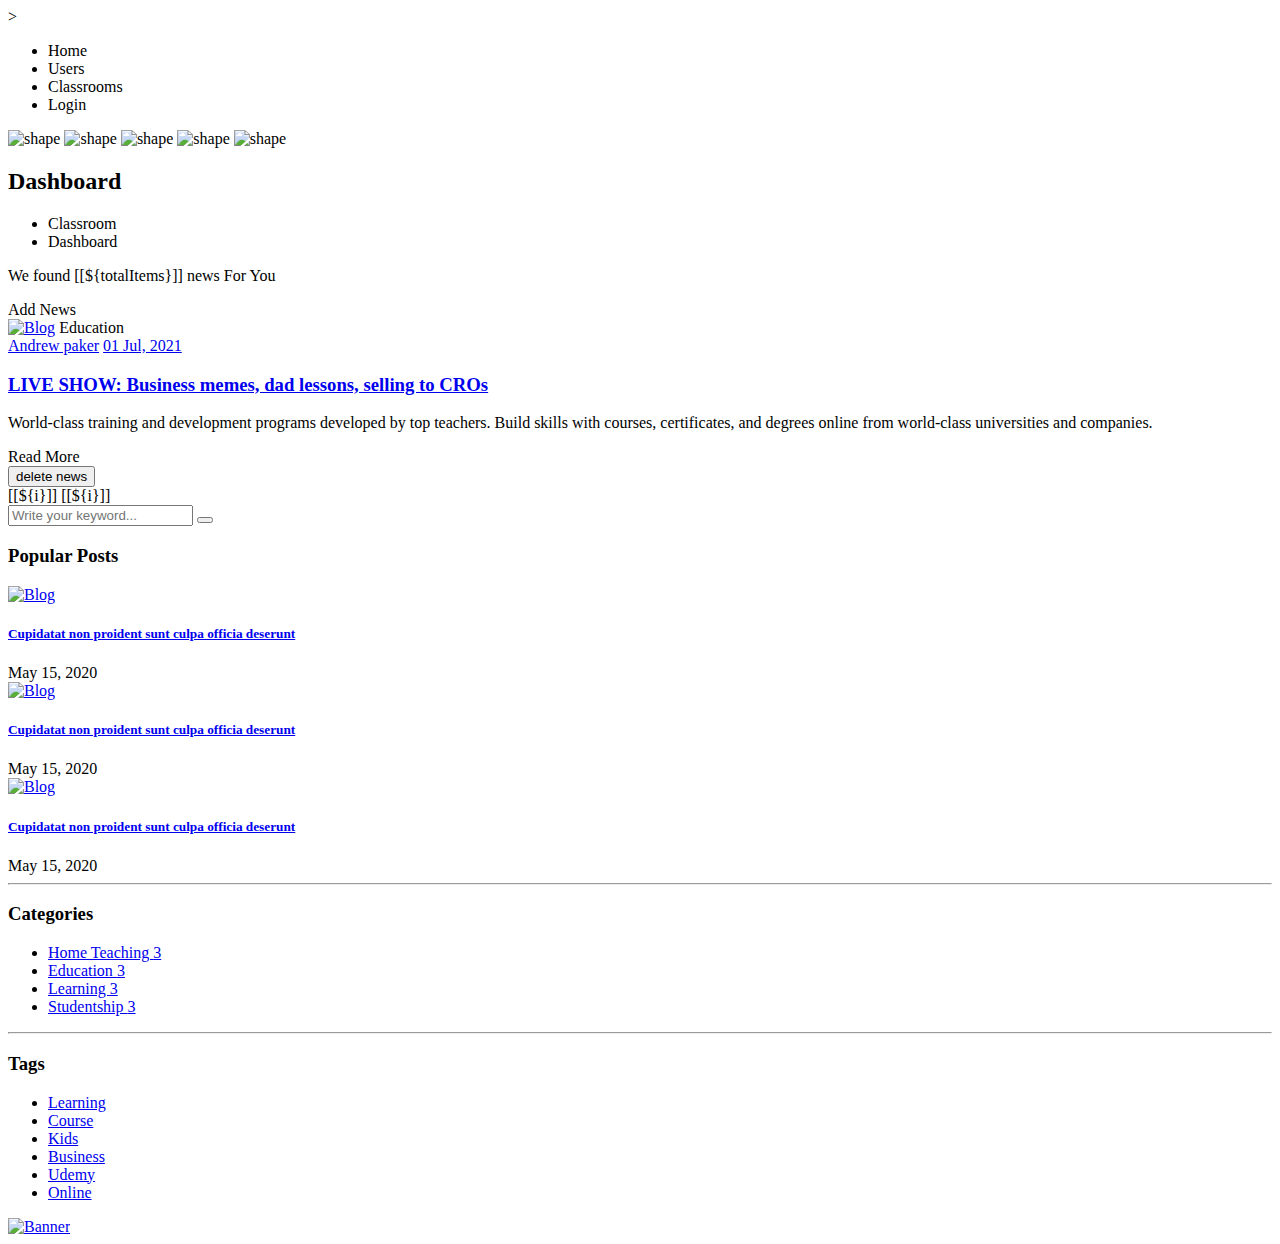
<file: src/main/resources/templates/news.html>
<!doctype html>
<html lang="vi"
      layout:decorate="_layout"
      xmlns:layout="http://www.ultraq.net.nz/thymeleaf/layout"
      xmlns:th="http://www.thymeleaf.org" xmlns:sec="http://www.w3.org/1999/xhtml">
>
<head>
  <title>Dashboard</title>
</head>

<body>
<div layout:fragment="breadcrumb">
  <ul class="main-menu">
    <li>
      <a th:href="@{/}">Home</a>
      <!--                            <ul class="sub-menu">-->
      <!--                                <li><a class="active" href="index.html">Home 01</a></li>-->
      <!--                                <li><a href="index-2.html">Home 02</a></li>-->
      <!--                                <li><a href="index-3.html">Home 03</a></li>-->
      <!--                                <li><a href="index-4.html">Home 04</a></li>-->
      <!--                            </ul>-->
    </li>
    <li sec:authorize="hasAuthority('ADMIN')">
      <a th:href="@{/user}">Users</a>
      <!--                            <ul class="sub-menu">-->
      <!--                                <li><a href="about.html">About 01</a></li>-->
      <!--                                <li><a href="about-2.html">About 02</a></li>-->
      <!--                                <li><a href="instructor.html">Instructor</a></li>-->
      <!--                                <li><a href="pricing.html">Pricing</a></li>-->
      <!--                                <li><a href="login-register.html">Login & Register</a></li>-->
      <!--                            </ul>-->
    </li>
    <li sec:authorize="hasAnyAuthority('TEACHER', 'STUDENT')">
      <a class="active" th:href="@{/classroom}">Classrooms</a>
      <!--                            <ul class="sub-menu">-->
      <!--                                <li><a href="course-list.html">Course List</a></li>-->
      <!--                                <li><a href="course-grid.html">Course Grid</a></li>-->
      <!--                                <li><a href="course-details.html">Course Details</a></li>-->
      <!--                            </ul>-->
    </li>
    <li><a th:href="@{/login}">Login</a>
      <!--                            <ul class="sub-menu">-->
      <!--                                <li><a href="blog-grid.html">Blog Grid</a></li>-->
      <!--                                <li><a href="blog-list.html">Blog List</a></li>-->
      <!--                                <li><a href="blog-details.html">Blog Details</a></li>-->
      <!--                            </ul>-->
    </li>
  </ul>
</div>

<div class="main-wrapper" layout:fragment="main_body">

  <!-- Page Banner Start -->
  <div class="section page-banner-section bg-color-1">

    <img class="shape-1" th:src="@{images/shape/shape-5.png}" alt="shape">
    <img class="shape-2" th:src="@{images/shape/shape-6.png}" alt="shape">
    <img class="shape-3" th:src="@{images/shape/shape-7.png}" alt="shape">

    <img class="shape-4" th:src="@{images/shape/shape-21.png}" alt="shape">
    <img class="shape-5" th:src="@{images/shape/shape-21.png}" alt="shape">

    <div class="container">
      <!-- Page Banner Content Start -->
      <div class="page-banner-content">
        <h2 class="title">Dashboard</h2>
        <ul class="breadcrumb justify-content-center">
          <li class="breadcrumb-item"><a th:href="@{'/classroom/' + ${classroomId}}">Classroom</a></li>
          <li class="breadcrumb-item active">Dashboard</li>
        </ul>
      </div>
      <!-- Page Banner Content End -->
    </div>
  </div>
  <!-- Page Banner End -->

  <!-- Blog Start -->
  <div class="section section-padding">
    <div class="container">
      <div sec:authorize="hasAnyAuthority('TEACHER')">
        <p>We found <span>[[${totalItems}]]</span> news For You</p>
      <a th:href="@{'/news/add/' + ${classroomId}}" class="btn btn-primary btn-hover-heading-color">Add News</a>
      </div>
      <!-- Blog Wrapper Start -->
      <div class="blog-wrapper-02">
        <div class="row justify-content-between">
          <div class="col-lg-8">
            <!-- Single Blog List Start -->
            <div class="single-blog blog-list"  th:each="news: ${newsDtoList}">
              <div class="blog-image">
                <a href="blog-details.html"><img th:src="@{images/blog/blog-list-1.jpg}" alt="Blog"></a>
                <span class="tags">Education</span>
              </div>
              <div class="blog-content" >
                <div class="meta">
                  <a href="blog-details.html" th:each="teacher: ${news.getTeachers()}" th:text="${teacher.getUserName()}"><i class="fa fa-user-o"></i> Andrew paker</a>
                  <a href="#" th:text="${news.getTimestamp()}" ><i class="fa fa-calendar-o"></i> 01 Jul, 2021</a>
                </div>
                <h3 class="title" th:text="${news.getTitle()}" ><a href="blog-details.html">LIVE SHOW: Business memes, dad lessons, selling to CROs</a></h3>
                <p th:remove="tag" th:th:utext="${news.getContent()}">World-class training and development programs developed by top teachers. Build skills with courses, certificates, and degrees online from world-class universities and companies.</p>
                    <a th:each="i: ${#numbers.sequence(1, totalsPage)}" th:href="@{'/news-details?newsId=' + ${news.getId()} + '&pageId=' + ${i}}" class="btn btn-primary btn-hover-heading-color">Read More</a>
                <form th:action="@{/news}" method="delete" th:object="${news}">
                  <button class="btn btn-primary btn-hover-heading-color">delete news</button>
                </form>
              </div>
            </div>
            <!-- Single Blog List End -->


            <!-- Page Pagination Start -->
            <div th:if="${totalsPage > 0}" >
              <div class="row col-sm-10 page-pagination">
                <div class="pagination justify-content-center">
                    <span th:each="i: ${#numbers.sequence(1, totalsPage)}">
                          <a class="active" th:if="${currentPage != i}"  th:href="@{'/news?classroomId=' + ${classroomId} + '&pageId=' + ${i}}" >[[${i}]]</a>
                          <span th:unless="${currentPage != i}">[[${i}]]</span> &nbsp; &nbsp;
                    </span>
                </div>
              </div>
            </div>
            <!-- Page Pagination End -->
          </div>
          <div class="col-xl-3 col-lg-4">
            <!-- Sidebar Start -->
            <div class="sidebar-wrap">

              <!-- Sidebar Widget Start -->
              <div class="sidebar-widget">
                <div class="widget-search">
                  <form action="#">
                    <input class="form-control" type="text" placeholder="Write your keyword...">
                    <button><i class="fa fa-search"></i></button>
                  </form>
                </div>
              </div>
              <!-- Sidebar Widget End -->

              <!-- Sidebar Widget Start -->
              <div class="sidebar-widget">
                <h3 class="widget-title">Popular Posts</h3>

                <!-- Widget Post Start -->
                <div class="widget-post">

                  <!-- Single Min Post Start -->
                  <div class="single-mini-post">
                    <div class="mini-post-image">
                      <a href="blog-details.html"><img th:src="@{images/blog/blog-1.jpg}" alt="Blog"></a>
                    </div>
                    <div class="mini-post-content">
                      <h5 class="title"><a href="blog-details.html">Cupidatat non proident sunt culpa officia deserunt</a></h5>
                      <span class="date"><i class="fa fa-calendar"></i> May 15, 2020</span>
                    </div>
                  </div>
                  <!-- Single Min Post End -->

                  <!-- Single Min Post Start -->
                  <div class="single-mini-post">
                    <div class="mini-post-image">
                      <a href="blog-details.html"><img th:src="@{images/blog/blog-3.jpg}" alt="Blog"></a>
                    </div>
                    <div class="mini-post-content">
                      <h5 class="title"><a href="blog-details.html">Cupidatat non proident sunt culpa officia deserunt</a></h5>
                      <span class="date"><i class="fa fa-calendar"></i> May 15, 2020</span>
                    </div>
                  </div>
                  <!-- Single Min Post End -->

                  <!-- Single Min Post Start -->
                  <div class="single-mini-post">
                    <div class="mini-post-image">
                      <a href="blog-details.html"><img th:src="@{images/blog/blog-2.jpg}" alt="Blog"></a>
                    </div>
                    <div class="mini-post-content">
                      <h5 class="title"><a href="blog-details.html">Cupidatat non proident sunt culpa officia deserunt</a></h5>
                      <span class="date"><i class="fa fa-calendar"></i> May 15, 2020</span>
                    </div>
                  </div>
                  <!-- Single Min Post End -->

                </div>
                <!-- Widget Post End -->

              </div>
              <!-- Sidebar Widget End -->

              <hr>

              <!-- Sidebar Widget Start -->
              <div class="sidebar-widget">
                <h3 class="widget-title">Categories</h3>

                <div class="widget-sidebar-link">
                  <ul>
                    <li><a href="#">Home Teaching <span>3</span></a></li>
                    <li><a href="#">Education <span>3</span></a></li>
                    <li><a href="#">Learning <span>3</span></a></li>
                    <li><a href="#">Studentship <span>3</span></a></li>
                  </ul>
                </div>
              </div>
              <!-- Sidebar Widget End -->

              <hr>

              <!-- Sidebar Widget Start -->
              <div class="sidebar-widget">
                <h3 class="widget-title">Tags</h3>

                <div class="widget-tags">
                  <ul>
                    <li><a href="#">Learning</a></li>
                    <li><a href="#">Course</a></li>
                    <li><a href="#">Kids</a></li>
                    <li><a href="#">Business</a></li>
                    <li><a href="#">Udemy</a></li>
                    <li><a href="#">Online</a></li>
                  </ul>
                </div>
              </div>
              <!-- Sidebar Widget End -->

              <!-- Sidebar Widget Start -->
              <div class="sidebar-widget">
                <div class="widget-banner">
                  <a href="#"><img th:src="@{images/banner-03.png}" alt="Banner"></a>
                </div>
              </div>
              <!-- Sidebar Widget End -->

            </div>
            <!-- Sidebar End -->
          </div>
        </div>
      </div>
      <!-- Blog Wrapper End -->
    </div>
  </div>
  <!-- Blog End -->

</div>
</body>

</html>
</file>
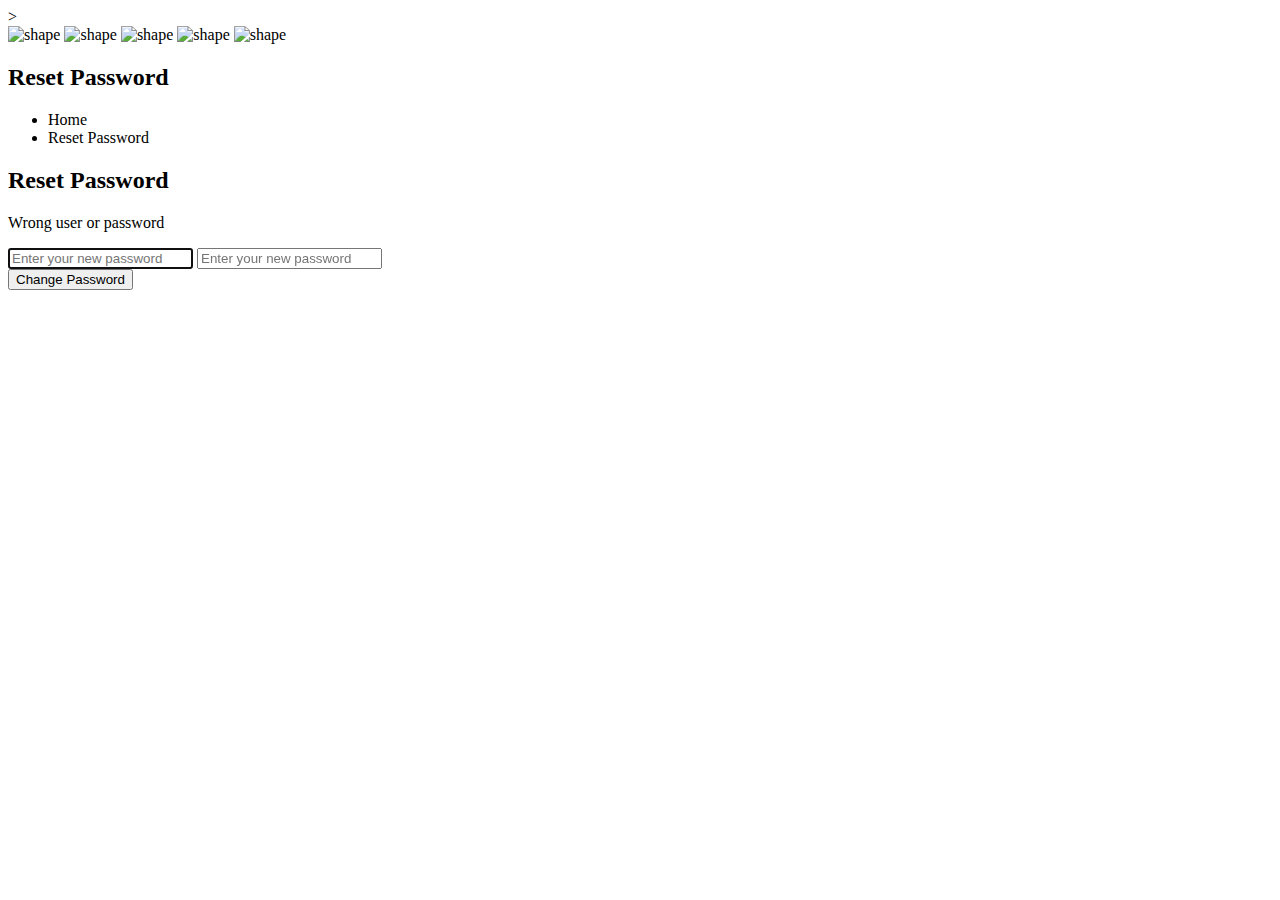
<file: src/main/resources/templates/reset_password_form.html>
<!doctype html>
<html lang="vi"
      layout:decorate="_layout"
      xmlns:layout="http://www.ultraq.net.nz/thymeleaf/layout"
      xmlns:th="http://www.thymeleaf.org" xmlns:sec="http://www.w3.org/1999/xhtml">
>
<head>
    <title>Reset Password</title>
</head>

<body>

<div class="main-wrapper" layout:fragment="main_body">

    <!-- Page Banner Start -->
    <div class="section page-banner-section bg-color-1">

        <img alt="shape" class="shape-1" th:src="@{../images/shape/shape-5.png}">
        <img alt="shape" class="shape-2" th:src="@{../images/shape/shape-6.png}">
        <img alt="shape" class="shape-3" th:src="@{../images/shape/shape-7.png}">

        <img alt="shape" class="shape-4" th:src="@{../images/shape/shape-21.png}">
        <img alt="shape" class="shape-5" th:src="@{../images/shape/shape-21.png}">

        <div class="container">
            <!-- Page Banner Content Start -->
            <div class="page-banner-content">
                <h2 class="title">Reset Password</h2>
                <ul class="breadcrumb justify-content-center">
                    <li class="breadcrumb-item"><a th:href="@{/}">Home</a></li>
                    <li class="breadcrumb-item active">Reset Password</li>
                </ul>
            </div>
            <!-- Page Banner Content End -->
        </div>
    </div>
    <!-- Page Banner End -->

    <!-- Login & Register Start -->
    <div class="section section-padding">
        <div class="container">

            <!-- Login & Register Wrapper Start -->
            <div class="login-register-wrapper">
                <div class="row gx-5">
                    <div class="col-lg-6">

                        <!-- Login & Register Box Start -->
                        <div class="login-register-box">
                            <!-- Section Title Start -->
                            <div class="section-title">
                                <h2 class="title">Reset Password</h2>
                            </div>
                            <!-- Section Title End -->
                            <div th:if="${message}">
                                <p th:text="${message}" class="alert alert-danger" role="alert">Wrong user or
                                    password</p>
                            </div>
                            <div class="login-register-form">
                                <form method="post" th:action="@{/reset_password}">
                                    <input type="hidden" name="token" th:value="${token}">
                                    <div class="single-form">
                                        <label>
                                            <input class="form-control" placeholder="Enter your new password"
                                                   name="password" id="password" required autofocus
                                                   type="password"/>
                                        </label>
                                        <label>
                                            <input class="form-control" placeholder="Enter your new password"
                                                   name="confirmPassword" required autofocus
                                                   type="password" oninput="checkPasswordMatch(this)"/>
                                        </label>
                                    </div>
                                    <div class="single-form">
                                        <button class="btn btn-primary btn-hover-heading-color w-100" type="submit">
                                            Change Password
                                        </button>
                                    </div>
                                </form>
                            </div>
                        </div>
                        <!-- Login & Register Box End -->

                    </div>
                </div>
            </div>
            <!-- Login & Register Wrapper End -->

        </div>
    </div>
    <!-- Login & Register End -->
    <script type="text/javascript">
        function checkPasswordMatch(fieldConfirmPassword) {
            if (fieldConfirmPassword.value != $("#password").val()) {
                fieldConfirmPassword.setCustomValidity("Password do not match!");
            } else {
                fieldConfirmPassword.setCustomValidity("");
            }
        }
    </script>
</div>
</body>

</html>
</file>
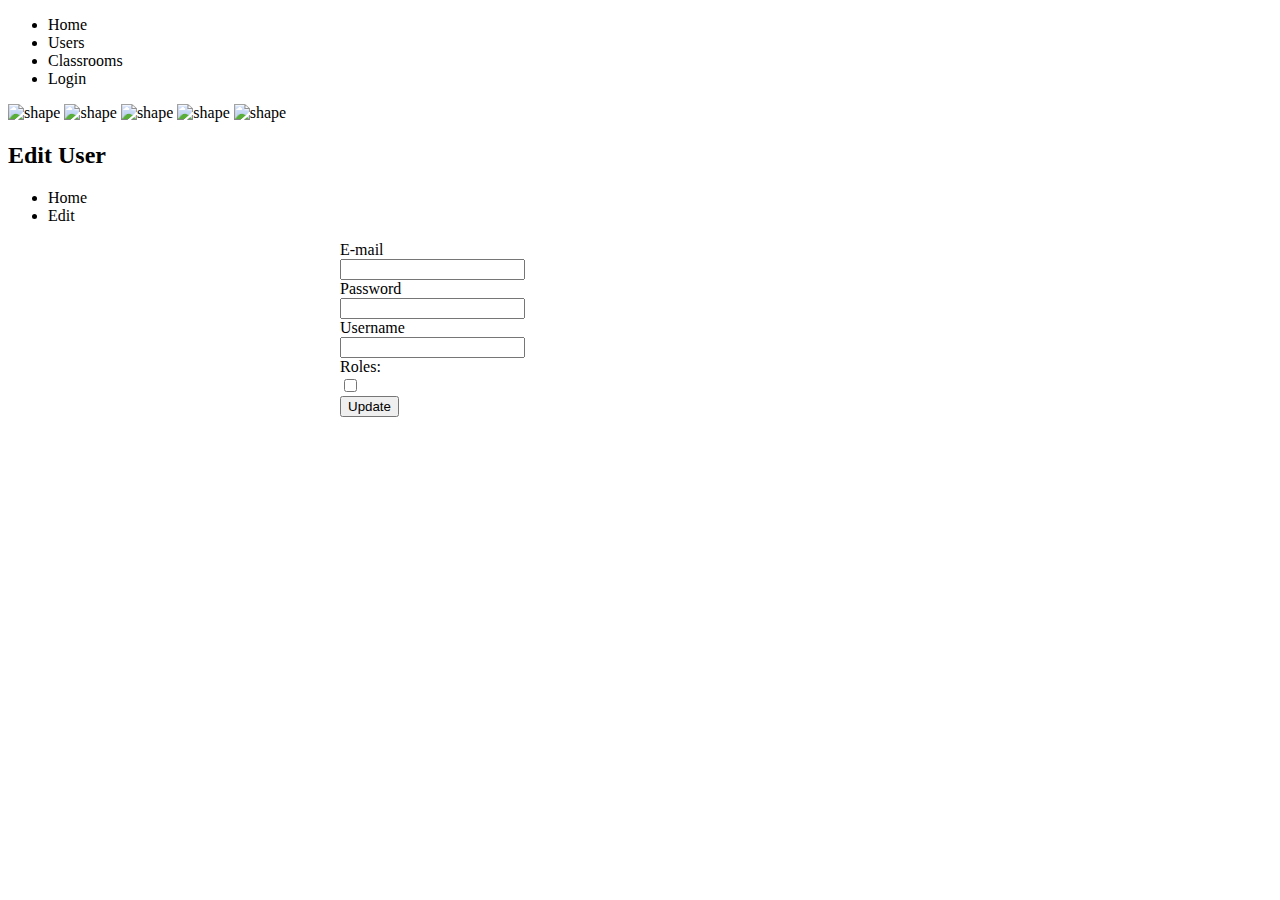
<file: src/main/resources/templates/user_form.html>
<!DOCTYPE html>
<html lang="en"
      layout:decorate="_layout"
      xmlns:layout="http://www.ultraq.net.nz/thymeleaf/layout"
      xmlns:th="http://www.thymeleaf.org" xmlns:sec="http://www.w3.org/1999/xhtml">
<head>
    <link crossorigin="anonymous" href="https://cdn.jsdelivr.net/npm/bootstrap@5.0.2/dist/css/bootstrap.min.css"
          integrity="sha384-EVSTQN3/azprG1Anm3QDgpJLIm9Nao0Yz1ztcQTwFspd3yD65VohhpuuCOmLASjC" rel="stylesheet">
    <title>User Edit</title>
</head>

<body>
<div layout:fragment="breadcrumb">
    <ul class="main-menu">
        <li>
            <a th:href="@{/}">Home</a>
            <!--                            <ul class="sub-menu">-->
            <!--                                <li><a class="active" href="index.html">Home 01</a></li>-->
            <!--                                <li><a href="index-2.html">Home 02</a></li>-->
            <!--                                <li><a href="index-3.html">Home 03</a></li>-->
            <!--                                <li><a href="index-4.html">Home 04</a></li>-->
            <!--                            </ul>-->
        </li>
        <li sec:authorize="hasAuthority('ADMIN')">
            <a class="active" th:href="@{/user}">Users</a>
            <!--                            <ul class="sub-menu">-->
            <!--                                <li><a href="about.html">About 01</a></li>-->
            <!--                                <li><a href="about-2.html">About 02</a></li>-->
            <!--                                <li><a href="instructor.html">Instructor</a></li>-->
            <!--                                <li><a href="pricing.html">Pricing</a></li>-->
            <!--                                <li><a href="login-register.html">Login & Register</a></li>-->
            <!--                            </ul>-->
        </li>
        <li sec:authorize="hasAnyAuthority('TEACHER', 'STUDENT')">
            <a th:href="@{/classroom}">Classrooms</a>
            <!--                            <ul class="sub-menu">-->
            <!--                                <li><a href="course-list.html">Course List</a></li>-->
            <!--                                <li><a href="course-grid.html">Course Grid</a></li>-->
            <!--                                <li><a href="course-details.html">Course Details</a></li>-->
            <!--                            </ul>-->
        </li>
        <li><a th:href="@{/login}">Login</a>
            <!--                            <ul class="sub-menu">-->
            <!--                                <li><a href="blog-grid.html">Blog Grid</a></li>-->
            <!--                                <li><a href="blog-list.html">Blog List</a></li>-->
            <!--                                <li><a href="blog-details.html">Blog Details</a></li>-->
            <!--                            </ul>-->
        </li>
    </ul>
</div>

<div layout:fragment="main_body">
    <div class="section page-banner-section bg-color-1">

        <img alt="shape" class="shape-1" th:src="@{/images/shape/shape-5.png}">
        <img alt="shape" class="shape-2" th:src="@{/images/shape/shape-6.png}">
        <img alt="shape" class="shape-3" th:src="@{/images/shape/shape-7.png}">

        <img alt="shape" class="shape-4" th:src="@{/images/shape/shape-21.png}">
        <img alt="shape" class="shape-5" th:src="@{/images/shape/shape-21.png}">

        <div class="container">
            <!-- Page Banner Content Start -->
            <div class="page-banner-content">
                <h2 class="title">Edit User</h2>
                <ul class="breadcrumb justify-content-center">
                    <li class="breadcrumb-item"><a th:href="@{/}">Home</a></li>
                    <li class="breadcrumb-item active">Edit</li>
                </ul>
            </div>
            <!-- Page Banner Content End -->
        </div>
    </div>
    <div class="container">
        <form th:action="@{/user/save}" th:object="${user}"
              method="post" style="max-width: 600px; margin: 0 auto;">
            <input type="hidden" th:field="*{id}"/>
            <div class="m-3">
                <div class="form-group row">
                    <label class="col-4 col-form-label">E-mail </label>
                    <div class="col-8">
                        <input type="email" th:field="*{userEmail}" class="form-control" required/>
                    </div>
                </div>
            </div>
            <div class="m-3">
                <div class="form-group row">
                    <label class="col-4 col-form-label">Password </label>
                    <div class="col-8">
                        <input type="password" th:field="*{userPassword}" class="form-control"
                               required minlength="6" maxlength="10"/>
                    </div>
                </div>
            </div>
            <div class="m-3">
                <div class="form-group row">
                    <label class="col-4 col-form-label">Username </label>
                    <div class="col-8">
                        <input type="text" th:field="*{userName}" class="form-control"
                               required minlength="2" maxlength="20"/>
                    </div>
                </div>
            </div>
            <div class="m-3">
                <div class="form-group row">
                    <label class="col-4 col-form-label">Roles: </label>
                    <div class="col-8">
                        <th:block th:each="role: ${listRoles}">
                            <input type="checkbox" th:field="*{roles}"
                                   th:text="${role.name}" th:value="${role.id}" class="m-2"/>
                        </th:block>
                    </div>
                </div>
                <button class="btn btn-warning btn-hover-heading-color w-100" type="submit">
                    Update
                </button>
            </div>
        </form>

    </div>
</div>
</body>
</html>
</file>
<file: src/main/resources/static/ckeditor5/sample/css/sample.css>
/**
 * @license Copyright (c) 2003-2019, CKSource - Frederico Knabben. All rights reserved.
 * For licensing, see LICENSE.md or https://ckeditor.com/legal/ckeditor-oss-license
 */

:root {
	--ck-sample-base-spacing: 2em;
	--ck-sample-color-white: #fff;
	--ck-sample-color-green: #279863;
}

body, html {
	padding: 0;
	margin: 0;

	font-family: sans-serif, Arial, Verdana, "Trebuchet MS", "Apple Color Emoji", "Segoe UI Emoji", "Segoe UI Symbol";
	font-size: 16px;
	line-height: 22px;
}

body {
	height: 100%;
	color: #2D3A4A;
	background-image: url(../img/bg.png);
	background-repeat: no-repeat;
	background-position: 50% 100%;
	background-size: 100% auto;
}

body * {
	box-sizing: border-box;
}

a {
	color: #38A5EE;
}

abbr {
	border-bottom: 1px dotted #333;
	text-decoration: none;
}

.centered {
	max-width: 960px;
	margin: 0 auto;
	padding: 0 var(--ck-sample-base-spacing);
}

/* --------- HEADER ---------------------------------------------------------------------------- */

header .centered {
	display: flex;
	flex-flow: row nowrap;
	justify-content: space-between;
	align-items: center;
	min-height: 8em;
}

header h1 {
	margin: 0;
	font-size: 1em;
	display: inline-block;
}

header h1 a {
	display: inline-block;
	line-height: 0;
}

header h1 img {
	height: 3em;
}

header nav ul {
	margin: 0;
	padding: 0;
	list-style-type: none;
}

header nav ul li {
	display: inline-block;
}

header nav ul li + li {
	margin-left: 1em;
}

header nav ul li a {
	font-weight: bold;
	text-decoration: none;
	color: #2D3A4A;
}

header nav ul li a:hover {
	text-decoration: underline;
}

header nav ul li:last-child a::before {
	content: url(../img/github.svg);
	width: 1.4em;
	height: 1.4em;
	display: inline-block;
	margin-right: .4em;
	position: relative;
	top: .3em;
}

header input {
	display: none;
}

header label {
	display: none;
}

/* --------- MAIN ------------------------------------------------------------------------------- */

main .message {
	padding: 0 0 var(--ck-sample-base-spacing);
	background: var(--ck-sample-color-green);
	color: var(--ck-sample-color-white);
}

main .message::after {
	content: "";
	z-index: -1;
	display: block;
	height: 10em;
	width: 100%;
	background: var(--ck-sample-color-green);
	position: absolute;
	left: 0;
}

main .message h1 {
	padding-top: var(--ck-sample-base-spacing);
	margin: 0 0 1em;
	font-size: 2.2em;
}

main .message p {
	font-size: 1.1em;
	line-height: 1.6em;
}

main .message p a {
	color: var(--ck-sample-color-white);
}

main #editor {
	background: var(--ck-sample-color-white);
	box-shadow: 2px 2px 2px rgba(0,0,0,.1);
	border: 1px solid #DFE4E6;			
	border-bottom-color: #cdd0d2;
	border-right-color: #cdd0d2;
}

main .ck.ck-editor {
	box-shadow: 2px 2px 2px rgba(0,0,0,.1);
}

main .ck.ck-content {
	font-size: 1em;
	line-height: 1.6em;
	margin-bottom: 0.8em;
	min-height: 200px;
	padding: 1.5em 2em;
}

main #references {
	margin: 4em 0 var(--ck-sample-base-spacing);
	display: grid;
	grid-template-columns: repeat( auto-fit, minmax(320px, 1fr) );
	grid-gap: var(--ck-sample-base-spacing);
}

main #references > section {
	background: var(--ck-sample-color-white);
	border-radius: 2px;
	border: 1px solid #DFE4E6;			
	padding: var(--ck-sample-base-spacing);
	line-height: 1.8em;

	display: flex;
	flex-flow: column nowrap;
	justify-content: space-between;
}

main #references > section h2 {
	margin: .5em 0;
}

main #references > section p:first-of-type {
	flex: 1 0 auto;
}

main #references > section p:last-child {
	margin: calc(.25*var(--ck-sample-base-spacing)) 0 0;
}

main #references > section p:last-child a {
	background: #38A5EE;
	border-radius: 5px;
	padding: .4em 1em;
	color: var(--ck-sample-color-white);
	text-decoration: none;
	font-weight: bold;
	display: block;
	text-align: center;
}

main #references > section p:last-child a:hover {
	background: #218cd4;
}

/* --------- MAIN / DOCUMENT EDITOR --------------------------------------------------------------- */

main .document-editor {
	border: 1px solid #DFE4E6;
	border-bottom-color: #cdd0d2;
	border-right-color: #cdd0d2;
	border-radius: 2px;
	max-height: 700px;
	display: flex;
	flex-flow: column nowrap;
	box-shadow: 2px 2px 2px rgba(0,0,0,.1);
}

main .toolbar-container {
	z-index: 1;
	position: relative;
	box-shadow: 2px 2px 1px rgba(0,0,0,.05);
}

main .toolbar-container .ck.ck-toolbar {
	border-top-width: 0;
	border-left-width: 0;
	border-right-width: 0;
	border-radius: 0;
}

main .content-container {
	padding: var(--ck-sample-base-spacing);
	background: #eee;
	overflow-y: scroll;
}

main .content-container #editor {
	border-top-left-radius: 0;
	border-top-right-radius: 0;

	width: 15.8cm;
	min-height: 21cm;
	padding: 1cm 1cm 2cm;
	margin: 0 auto;
	box-shadow: 2px 2px 1px rgba(0,0,0,.05);
}

/* --------- FOOTER ------------------------------------------------------------------------------- */

footer {
	margin: calc(2*var(--ck-sample-base-spacing)) var(--ck-sample-base-spacing);
	font-size: .8em;
	text-align: center;
	color: rgba(0,0,0,.4);
}

/* --------- RWD ------------------------------------------------------------------------------- */

@media (max-width: 900px) {
	header .centered {
		padding-top: var(--ck-sample-base-spacing);
		padding-bottom: var(--ck-sample-base-spacing);
		flex-flow: column nowrap;
		align-items: stretch;
		min-height: unset;
	}

	header h1 {
		text-align: center;
		margin-bottom: var(--ck-sample-base-spacing);
	}

	header nav ul {
		text-align: center;
	}
}

@media (max-width: 600px) {
	header .centered {
		padding-left: 0;
		padding-right: 0;
	}

	header nav {
		position: absolute;
		top: 0;
		left: 0;
		right: 0;		
		background: #fff;
		padding: 1em 0;
		transition: all .4s ease-out;
		transform: translateY(-100%);
		overflow: hidden;
	}

	header h1 {
		margin: 0;
	}

	header nav ul li {
		display: block;
		line-height: 3em;
		margin-bottom: 1px;
	}

	header nav ul li a {
		display: block;
	}

	header nav ul li a:hover {
		background: #eee;
	}

	header nav ul li + li {
		margin-left: 0;
	}

	header label {
		display: block;
		color: #fff;
		width: 40px;
		height: 40px;
		position: absolute;
		top: 10px;
		left: 10px;
		z-index: 1;
		transition: transform .2s ease-out;
		transform: rotate(0deg);
		background: url([data-uri]) center center no-repeat;
	}

	header input:checked ~ nav {
		transform: translateY(0%);
		box-shadow: 0 3px 3px rgba(0,0,0,.1);		
	}

	header input:checked ~ label {
		background-image: url([data-uri]);
		transform: rotate(180deg);
	}

	main #references {
		grid-template-columns: repeat( auto-fit, minmax(240px, 1fr) );
	}
}
</file>
